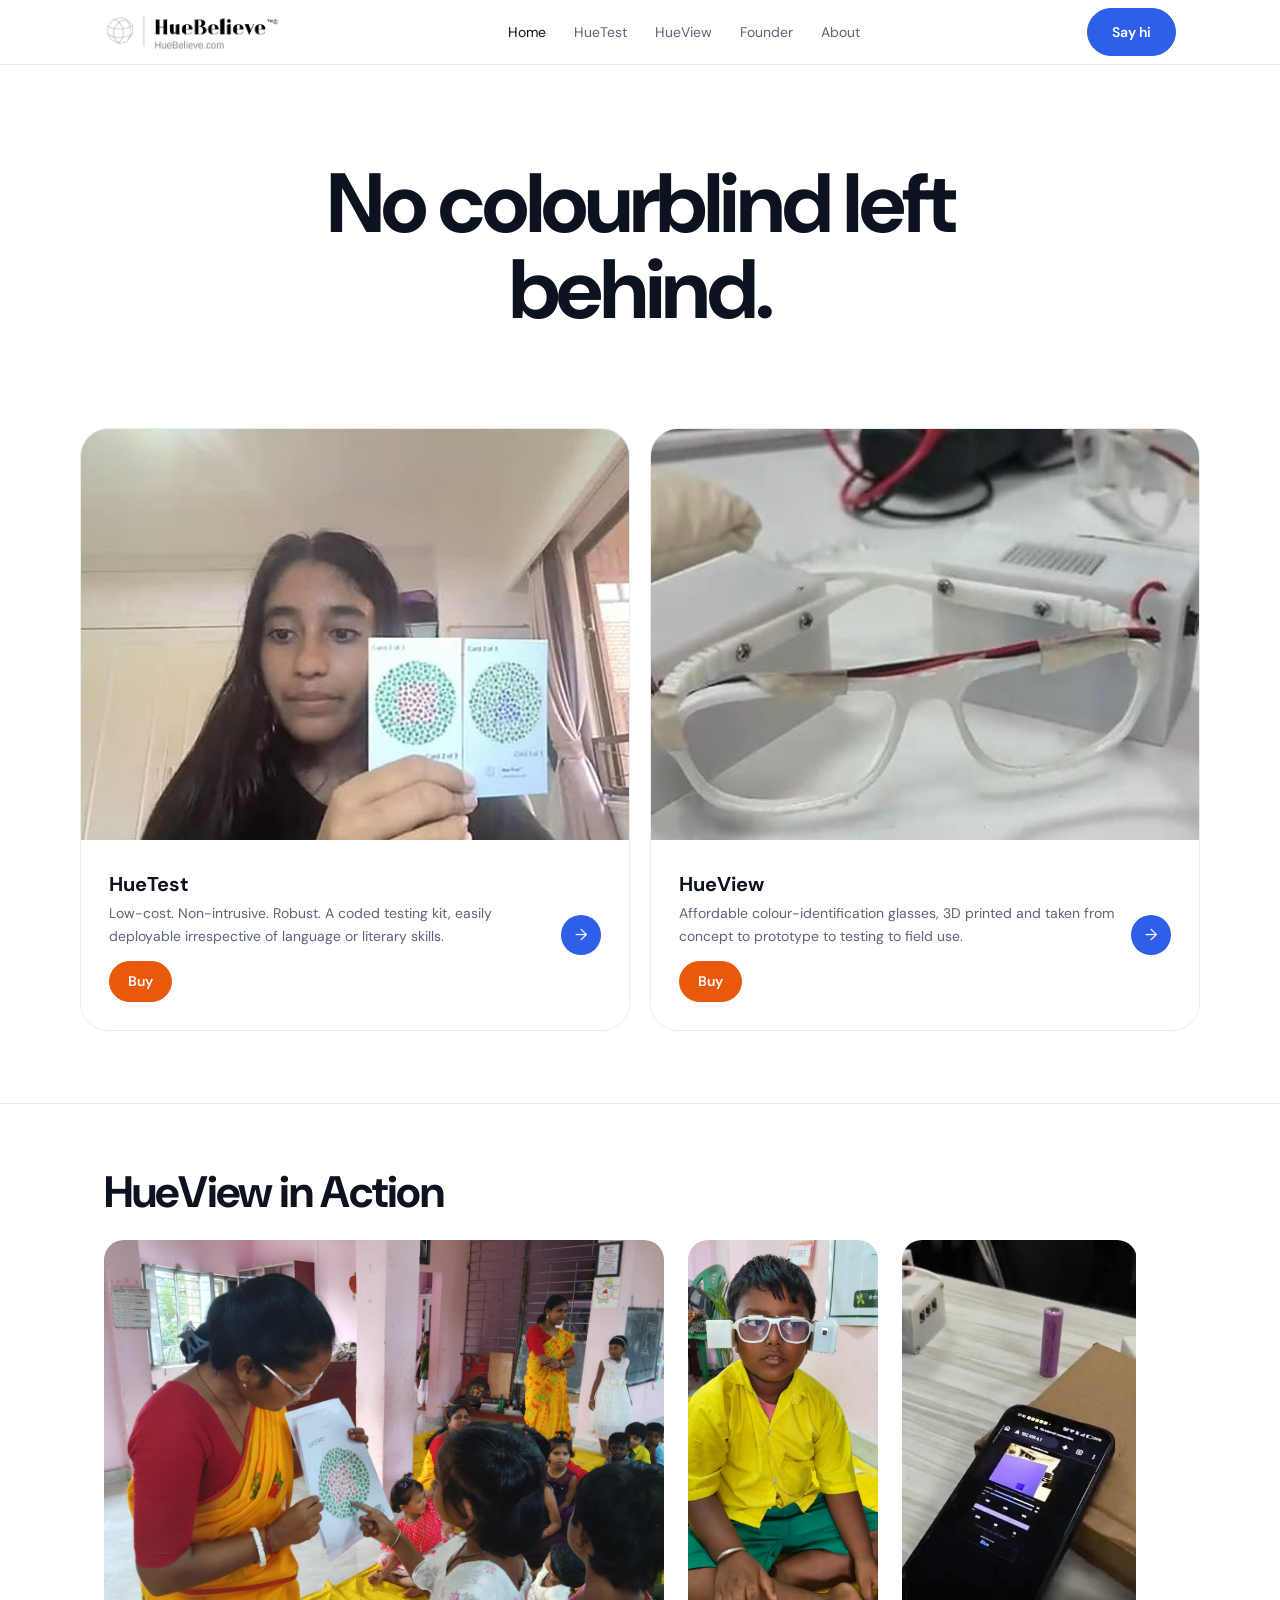
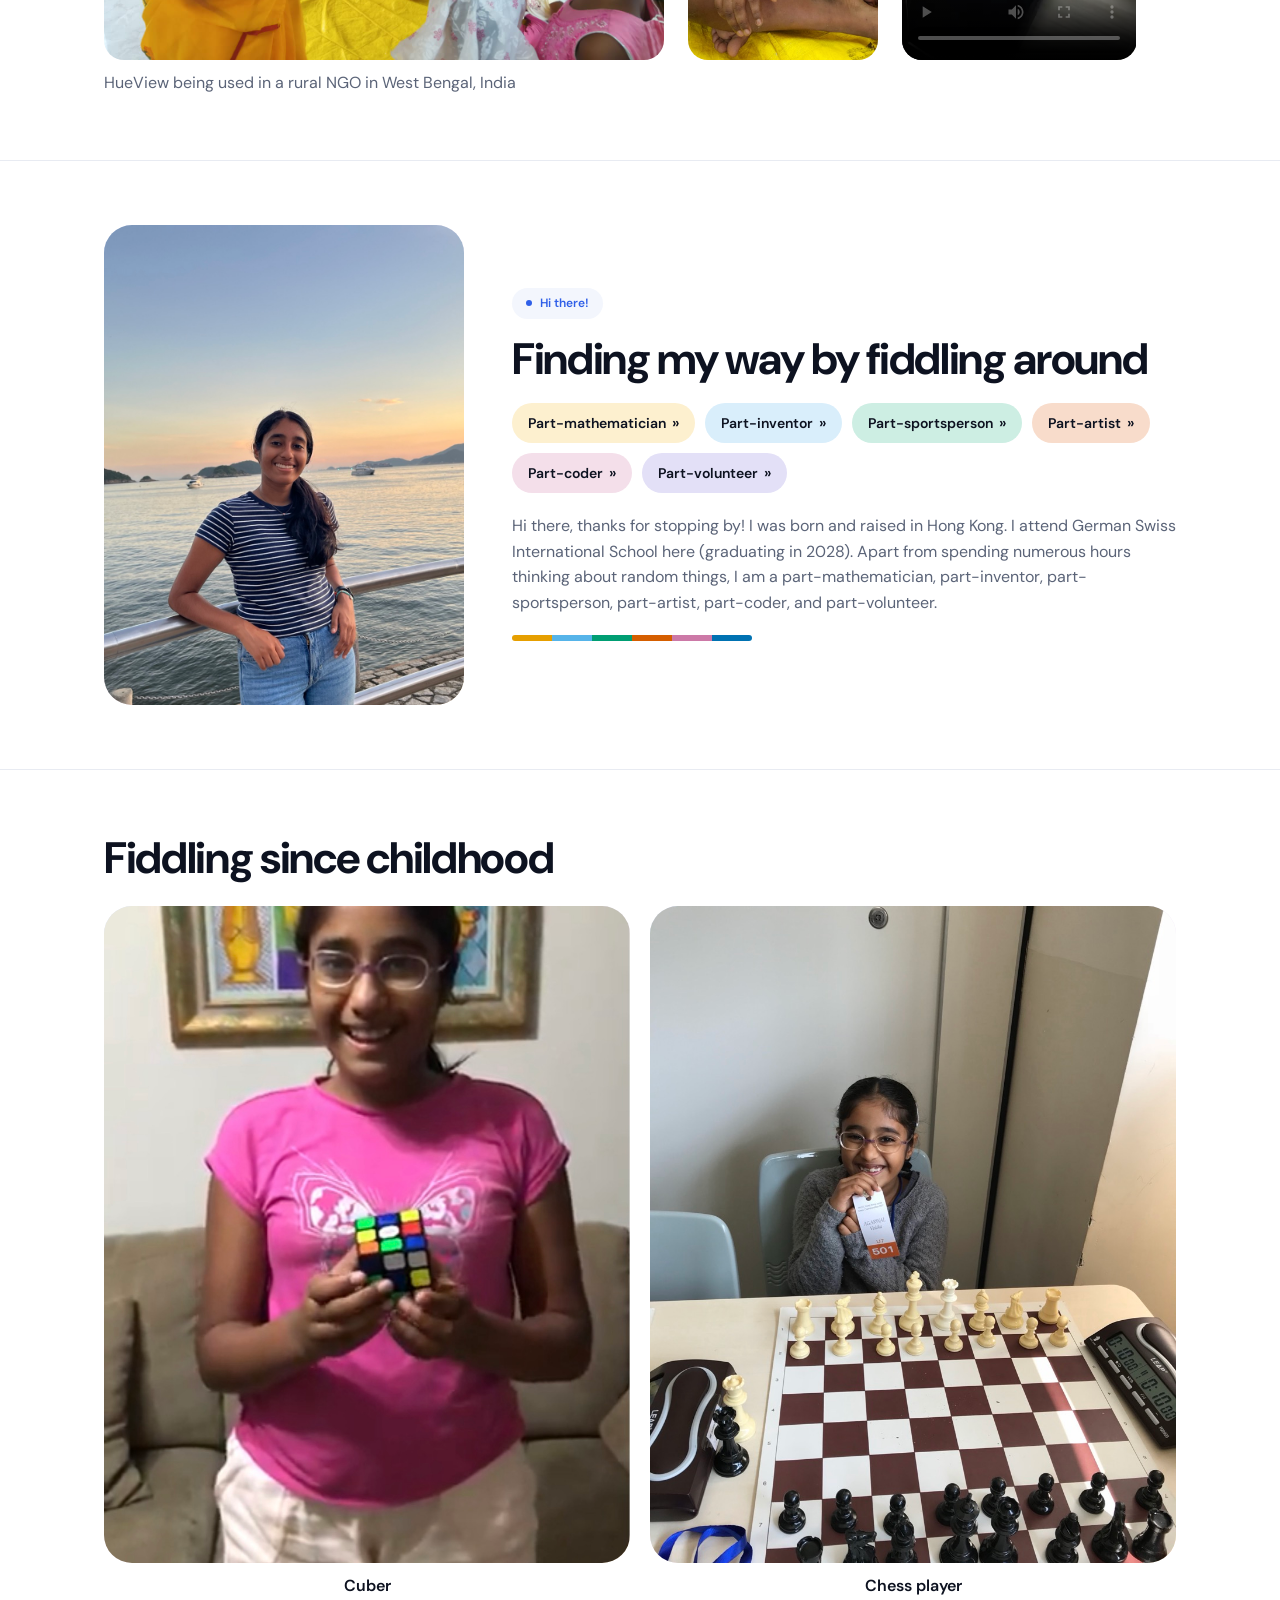
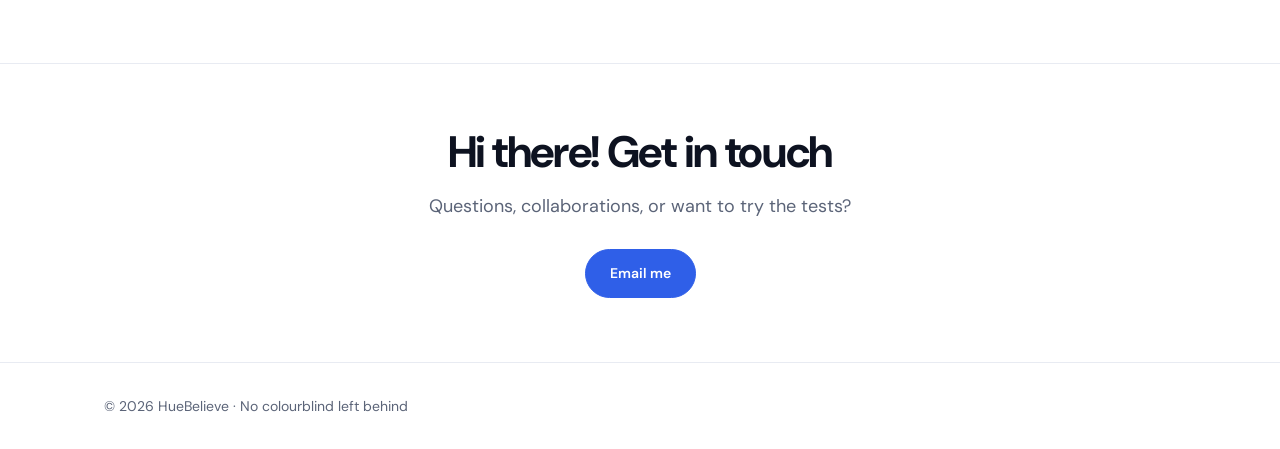
<file: index.html>
<!doctype html><html lang="en"><head><meta charset="utf-8"><meta name="viewport" content="width=device-width,initial-scale=1">
<title>HueBelieve</title><link rel="preconnect" href="https://fonts.googleapis.com"><link href="https://fonts.googleapis.com/css2?family=DM+Sans:wght@400;500;700&display=swap" rel="stylesheet"><link rel="stylesheet" href="styles.css"></head><body>
<nav><div class="wrap"><a class="logo" href="./"><img src="images/logo.png" alt="HueBelieve" height="40"></a>
<div class="links"><a href="./" class="on">Home</a><a href="huetest" class="">HueTest</a><a href="hueview" class="">HueView</a><a href="founder" class="">Founder</a><a href="./#about" class="">About</a></div><a class="btn primary" href="#" data-contact>Say hi</a></div></nav>

<header class="wrap hero"><h1>No colourblind left behind.</h1>
</header>
<div class="wrap tiles">
<div class="tile"><a class="tile-link" href="huetest" aria-label="HueTest"></a><div class="tile-photo"><img src="images/huetest-tile.jpg" alt="HueTest colour plate cards being shown on a video call"></div><div class="cap"><div><h3>HueTest</h3><p>Low-cost. Non-intrusive. Robust. A coded testing kit, easily deployable irrespective of language or literary skills.</p><a class="btn buy" href="buy">Buy</a></div><span class="arrow">→</span></div></div>
<div class="tile"><a class="tile-link" href="hueview" aria-label="HueView"></a><div class="tile-photo"><img src="images/hueview-tile.jpg" alt="HueView prototype glasses on a workbench"></div><div class="cap"><div><h3>HueView</h3><p>Affordable colour-identification glasses, 3D printed and taken from concept to prototype to testing to field use.</p><a class="btn buy" href="buy">Buy</a></div><span class="arrow">→</span></div></div></div>
<section><div class="wrap"><h2>HueView in Action</h2>
<div class="action-row">
<figure><img src="images/hueview-in-action.jpg" alt="HueView being used in a rural NGO in West Bengal, India"><figcaption class="muted">HueView being used in a rural NGO in West Bengal, India</figcaption></figure>
<figure><img src="images/hueview-in-action-2.jpg" alt="A student wearing HueView glasses"></figure>
<figure><video controls playsinline preload="metadata" poster="images/hueview-video-poster.jpg"><source src="videos/hueview-in-action.mp4" type="video/mp4"></video></figure>
</div></div></section>
<section id="about"><div class="wrap about"><div class="photo " data-label="Me"><img src="images/me.jpg" alt="Shivani by the sea at sunset" onerror="this.remove()"></div>
<div><span class="badge"><i></i>Hi there!</span><h2 style="margin-top:16px">Finding my way by fiddling around</h2>
<div class="chips"><a class="chip" href="founder#mathematician">Part-mathematician <span class="arr">&raquo;</span></a><a class="chip" href="founder#inventor">Part-inventor <span class="arr">&raquo;</span></a><a class="chip" href="founder#sportsperson">Part-sportsperson <span class="arr">&raquo;</span></a><a class="chip" href="founder#artist">Part-artist <span class="arr">&raquo;</span></a><a class="chip" href="founder#coder">Part-coder <span class="arr">&raquo;</span></a><a class="chip" href="founder#volunteer">Part-volunteer <span class="arr">&raquo;</span></a></div>
<p class="muted">Hi there, thanks for stopping by! I was born and raised in Hong Kong. I attend German Swiss International School here (graduating in 2028). Apart from spending numerous hours thinking about random things, I am a part-mathematician, part-inventor, part-sportsperson, part-artist, part-coder, and part-volunteer.</p><div class="spectrum"><i style="background:#E69F00"></i><i style="background:#56B4E9"></i><i style="background:#009E73"></i><i style="background:#D55E00"></i><i style="background:#CC79A7"></i><i style="background:#0072B2"></i></div></div></div></section>
<section id="fiddling"><div class="wrap"><h2>Fiddling since childhood</h2>
<div class="kids"><figure><div class="photo" data-label="Cuber"><img src="images/cuber.jpg" alt="Cuber" onerror="this.remove()"></div><figcaption>Cuber</figcaption></figure>
<figure><div class="photo" data-label="Chess player"><img src="images/chess.jpg" alt="Chess player" onerror="this.remove()"></div><figcaption>Chess player</figcaption></figure></div></div></section>

<section id="contact"><div class="wrap" style="text-align:center"><h2>Hi there! Get in touch</h2><p class="lead">Questions, collaborations, or want to try the tests?</p><p><a class="btn primary" href="#" data-contact>Email me</a></p></div></section>
<footer><div class="wrap">© 2026 HueBelieve · No colourblind left behind</div></footer><script src="contact.js"></script></body></html>
</file>
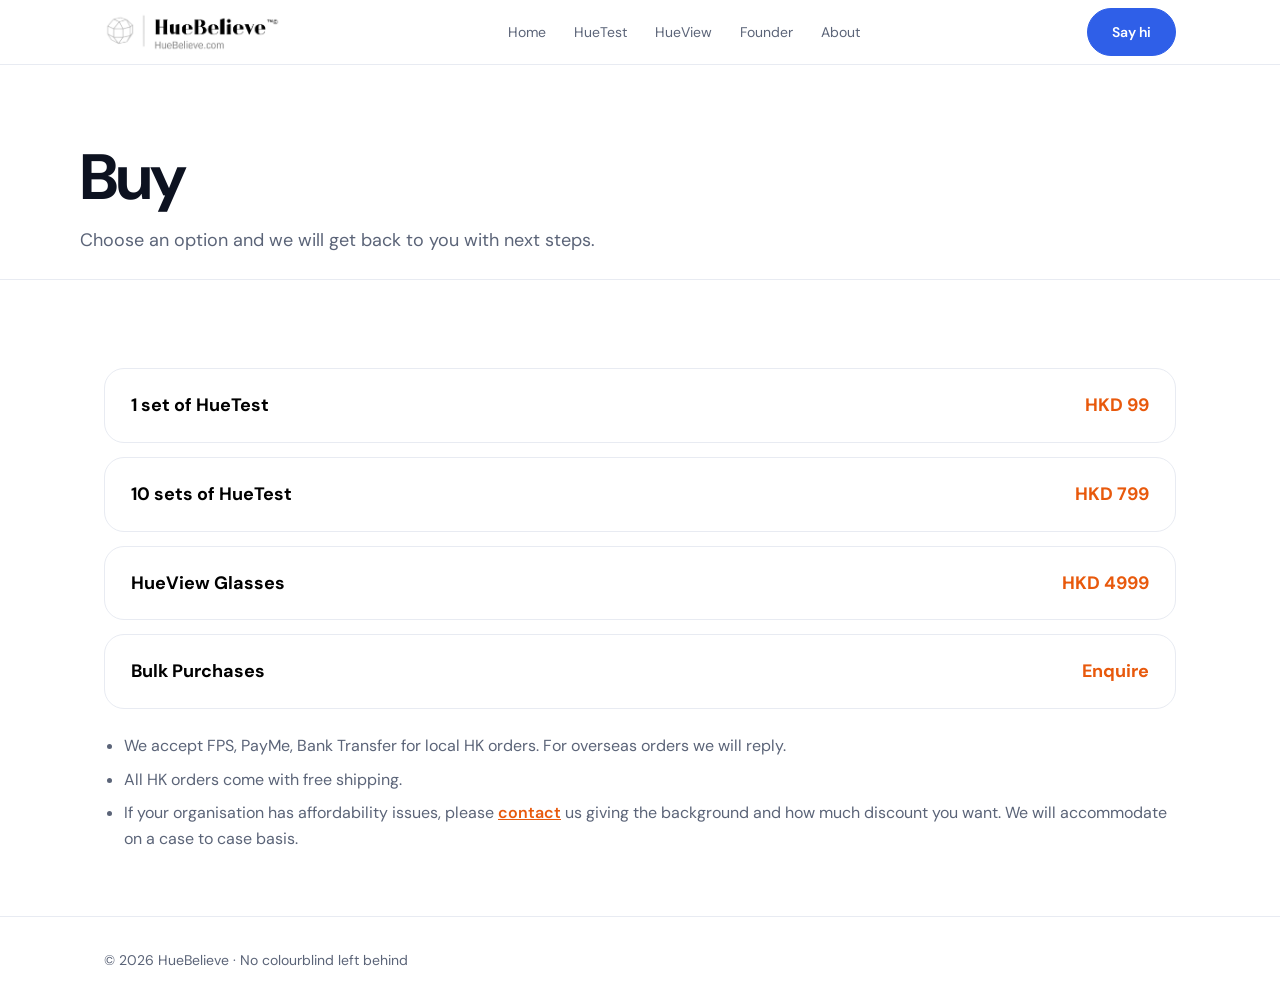
<file: buy.html>
<!doctype html><html lang="en"><head><meta charset="utf-8"><meta name="viewport" content="width=device-width,initial-scale=1">
<title>Buy</title><link rel="preconnect" href="https://fonts.googleapis.com"><link href="https://fonts.googleapis.com/css2?family=DM+Sans:wght@400;500;700&display=swap" rel="stylesheet"><link rel="stylesheet" href="styles.css"></head><body>
<nav><div class="wrap"><a class="logo" href="./"><img src="images/logo.png" alt="HueBelieve" height="40"></a>
<div class="links"><a href="./" class="">Home</a><a href="huetest" class="">HueTest</a><a href="hueview" class="">HueView</a><a href="founder" class="">Founder</a><a href="./#about" class="">About</a></div><a class="btn primary" href="#" data-contact>Say hi</a></div></nav>

<header class="wrap pagehead"><h1>Buy</h1><p>Choose an option and we will get back to you with next steps.</p></header>
<section><div class="wrap"><div class="options">
<button class="opt" data-contact data-interest="1 set of HueTest"><b>1 set of HueTest</b><span>HKD 99</span></button>
<button class="opt" data-contact data-interest="10 sets of HueTest"><b>10 sets of HueTest</b><span>HKD 799</span></button>
<button class="opt" data-contact data-interest="HueView Glasses"><b>HueView Glasses</b><span>HKD 4999</span></button>
<button class="opt" data-contact data-interest="Bulk Purchases"><b>Bulk Purchases</b><span>Enquire</span></button>
</div>
<ul class="notes"><li>We accept FPS, PayMe, Bank Transfer for local HK orders. For overseas orders we will reply.</li>
<li>All HK orders come with free shipping.</li>
<li>If your organisation has affordability issues, please <a href="#" data-contact>contact</a> us giving the background and how much discount you want. We will accommodate on a case to case basis.</li></ul></div></section>
<footer><div class="wrap">© 2026 HueBelieve · No colourblind left behind</div></footer><script src="contact.js"></script></body></html>
</file>
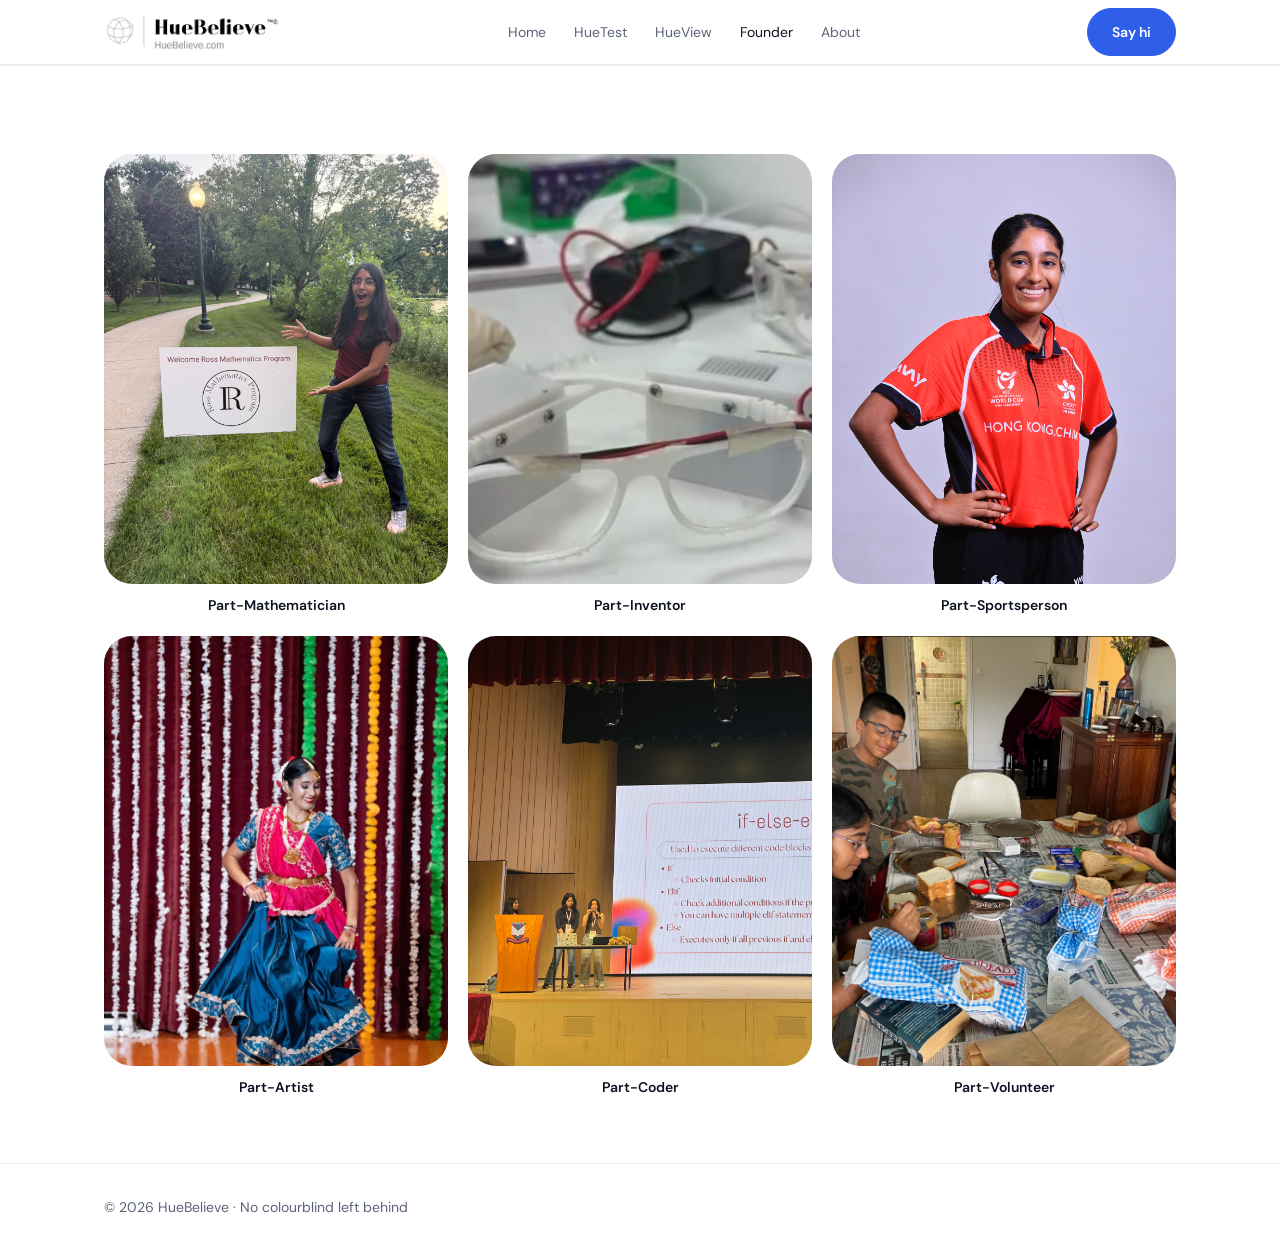
<file: founder.html>
<!doctype html><html lang="en"><head><meta charset="utf-8"><meta name="viewport" content="width=device-width,initial-scale=1">
<title>Founder</title><link rel="preconnect" href="https://fonts.googleapis.com"><link href="https://fonts.googleapis.com/css2?family=DM+Sans:wght@400;500;700&display=swap" rel="stylesheet"><link rel="stylesheet" href="styles.css"></head><body>
<nav><div class="wrap"><a class="logo" href="./"><img src="images/logo.png" alt="HueBelieve" height="40"></a>
<div class="links"><a href="./" class="">Home</a><a href="huetest" class="">HueTest</a><a href="hueview" class="">HueView</a><a href="founder" class="on">Founder</a><a href="./#about" class="">About</a></div><a class="btn primary" href="#" data-contact>Say hi</a></div></nav>

<section id="parts"><div class="wrap"><div class="kids parts"><figure id="mathematician"><div class="photo" data-label="Part-mathematician"><img src="images/mathematician.jpg" alt="Ross Mathematics Program" onerror="this.remove()"></div><figcaption>Part-Mathematician</figcaption></figure>
<figure id="inventor"><div class="photo" data-label="Part-inventor"><img src="images/inventor.jpg" alt="HueView glasses prototype" onerror="this.remove()"></div><figcaption>Part-Inventor</figcaption></figure>
<figure id="sportsperson"><div class="photo" data-label="Part-sportsperson"><img src="images/sportsperson.jpg" alt="Hong Kong, China at the ICC U19 Women’s T20 World Cup Asia Qualifier" onerror="this.remove()"></div><figcaption>Part-Sportsperson</figcaption></figure>
<figure id="artist"><div class="photo" data-label="Part-artist"><img src="images/artist.jpg" alt="Performing Indian classical dance" onerror="this.remove()"></div><figcaption>Part-Artist</figcaption></figure>
<figure id="coder"><div class="photo" data-label="Part-coder"><img src="images/coder.jpg" style="object-position:10% center" alt="Codehers 2025" onerror="this.remove()"></div><figcaption>Part-Coder</figcaption></figure>
<figure id="volunteer"><div class="photo" data-label="Part-volunteer"><img src="images/sandwiches.png" alt="Volunteer work" onerror="this.remove()"></div><figcaption>Part-Volunteer</figcaption></figure>
</div></div></section>
<footer><div class="wrap">© 2026 HueBelieve · No colourblind left behind</div></footer><script src="contact.js"></script></body></html>
</file>
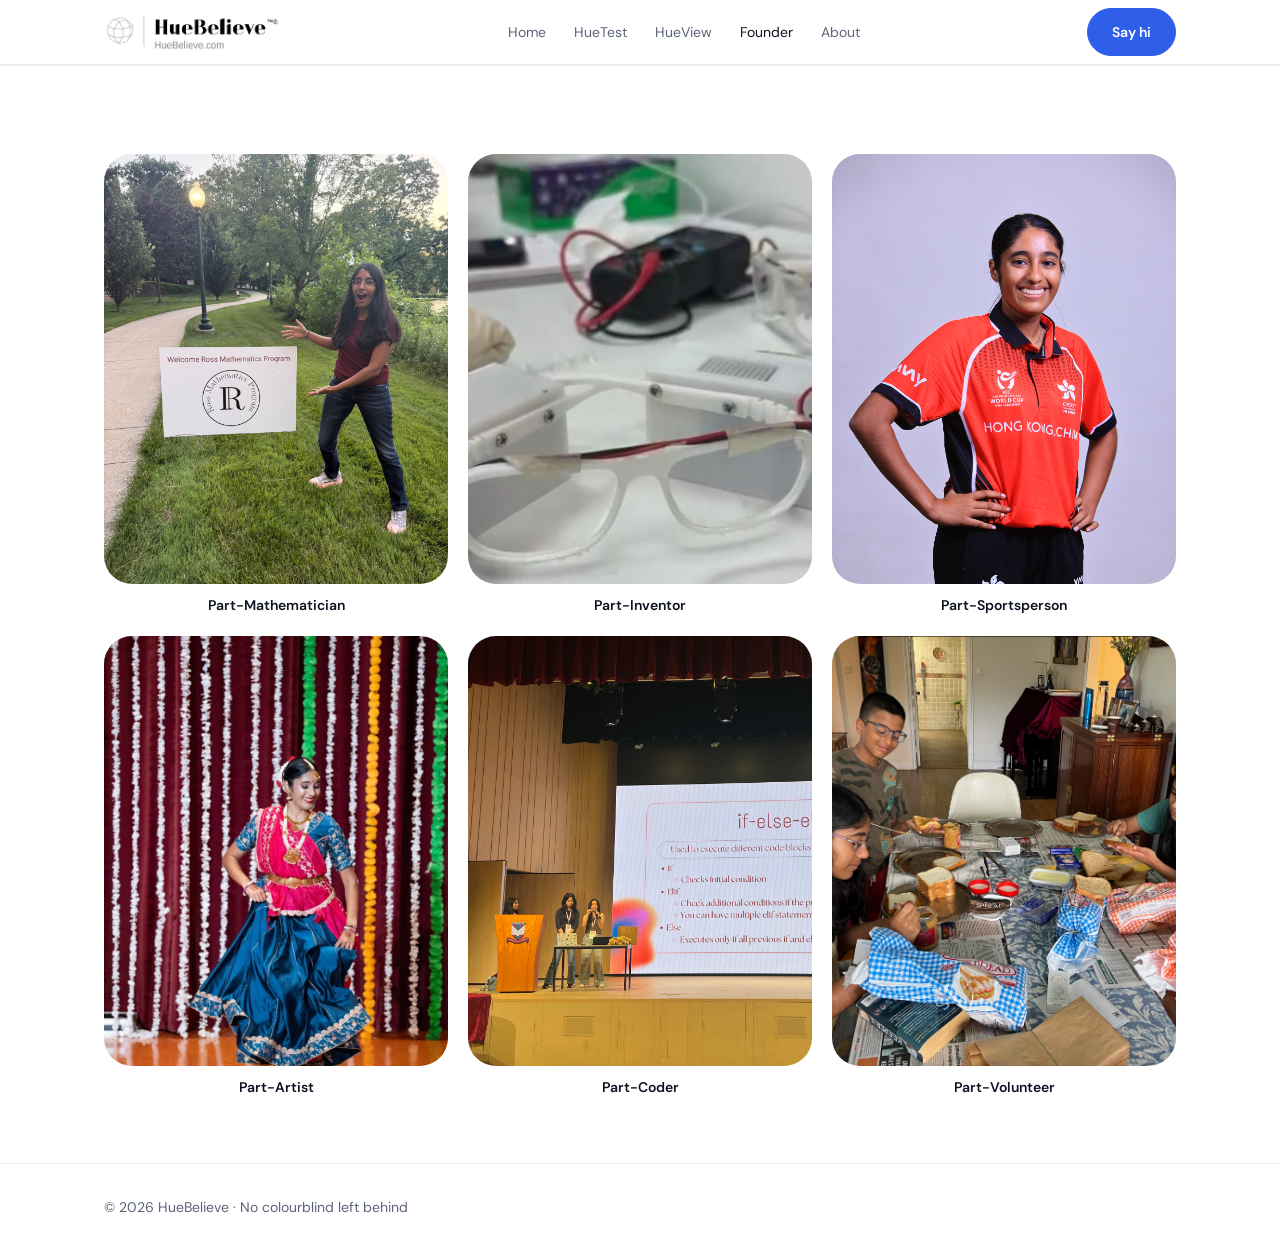
<file: founders.html>
<!doctype html><html lang="en"><head><meta charset="utf-8"><meta name="viewport" content="width=device-width,initial-scale=1">
<title>Founder</title><link rel="preconnect" href="https://fonts.googleapis.com"><link href="https://fonts.googleapis.com/css2?family=DM+Sans:wght@400;500;700&display=swap" rel="stylesheet"><link rel="stylesheet" href="styles.css"></head><body>
<nav><div class="wrap"><a class="logo" href="./"><img src="images/logo.png" alt="HueBelieve" height="40"></a>
<div class="links"><a href="./" class="">Home</a><a href="huetest" class="">HueTest</a><a href="hueview" class="">HueView</a><a href="founders" class="on">Founder</a><a href="./#about" class="">About</a></div><a class="btn primary" href="#" data-contact>Say hi</a></div></nav>

<section id="parts"><div class="wrap"><div class="kids parts"><figure id="mathematician"><div class="photo" data-label="Part-mathematician"><img src="images/mathematician.jpg" alt="Ross Mathematics Program" onerror="this.remove()"></div><figcaption>Part-Mathematician</figcaption></figure>
<figure id="inventor"><div class="photo" data-label="Part-inventor"><img src="images/inventor.jpg" alt="HueView glasses prototype" onerror="this.remove()"></div><figcaption>Part-Inventor</figcaption></figure>
<figure id="sportsperson"><div class="photo" data-label="Part-sportsperson"><img src="images/sportsperson.jpg" alt="Hong Kong, China at the ICC U19 Women’s T20 World Cup Asia Qualifier" onerror="this.remove()"></div><figcaption>Part-Sportsperson</figcaption></figure>
<figure id="artist"><div class="photo" data-label="Part-artist"><img src="images/artist.jpg" alt="Performing Indian classical dance" onerror="this.remove()"></div><figcaption>Part-Artist</figcaption></figure>
<figure id="coder"><div class="photo" data-label="Part-coder"><img src="images/coder.jpg" style="object-position:10% center" alt="Codehers 2025" onerror="this.remove()"></div><figcaption>Part-Coder</figcaption></figure>
<figure id="volunteer"><div class="photo" data-label="Part-volunteer"><img src="images/sandwiches.png" alt="Volunteer work" onerror="this.remove()"></div><figcaption>Part-Volunteer</figcaption></figure>
</div></div></section>
<footer><div class="wrap">© 2026 HueBelieve · No colourblind left behind</div></footer><script src="contact.js"></script></body></html>
</file>
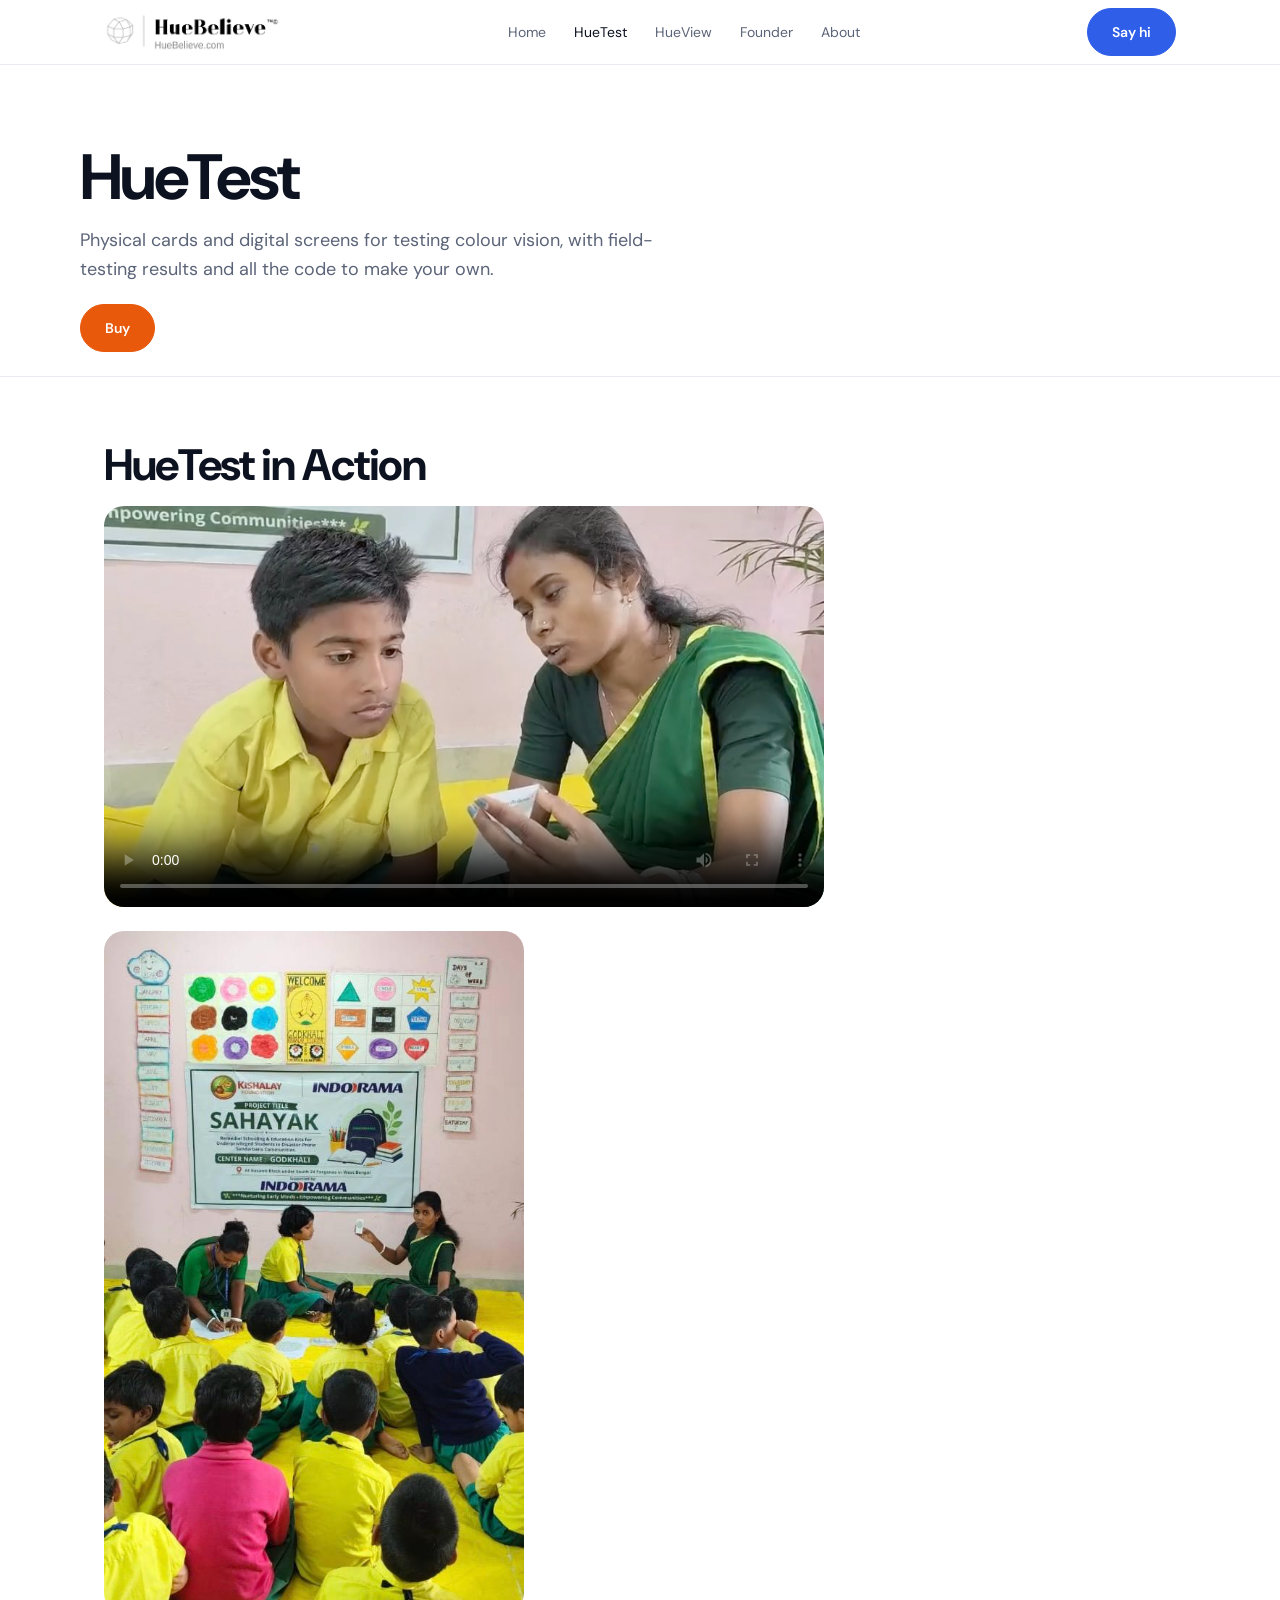
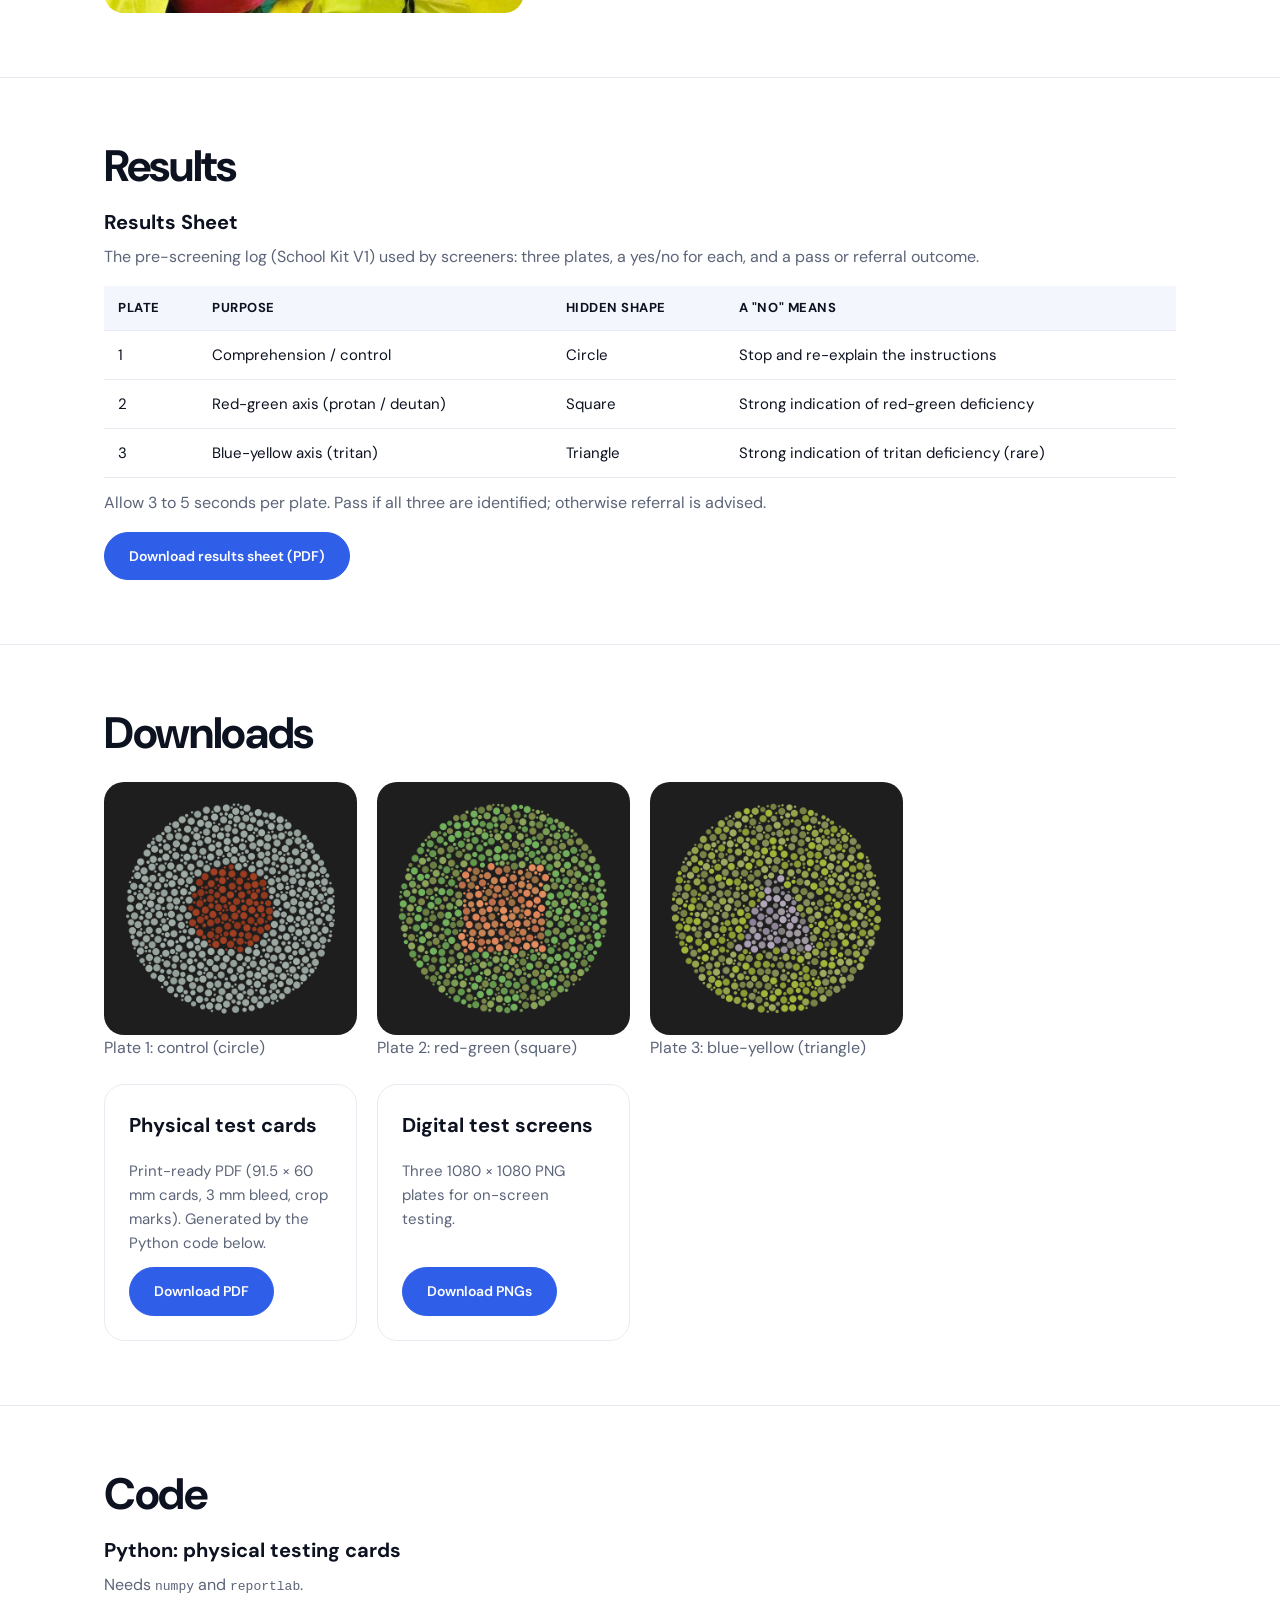
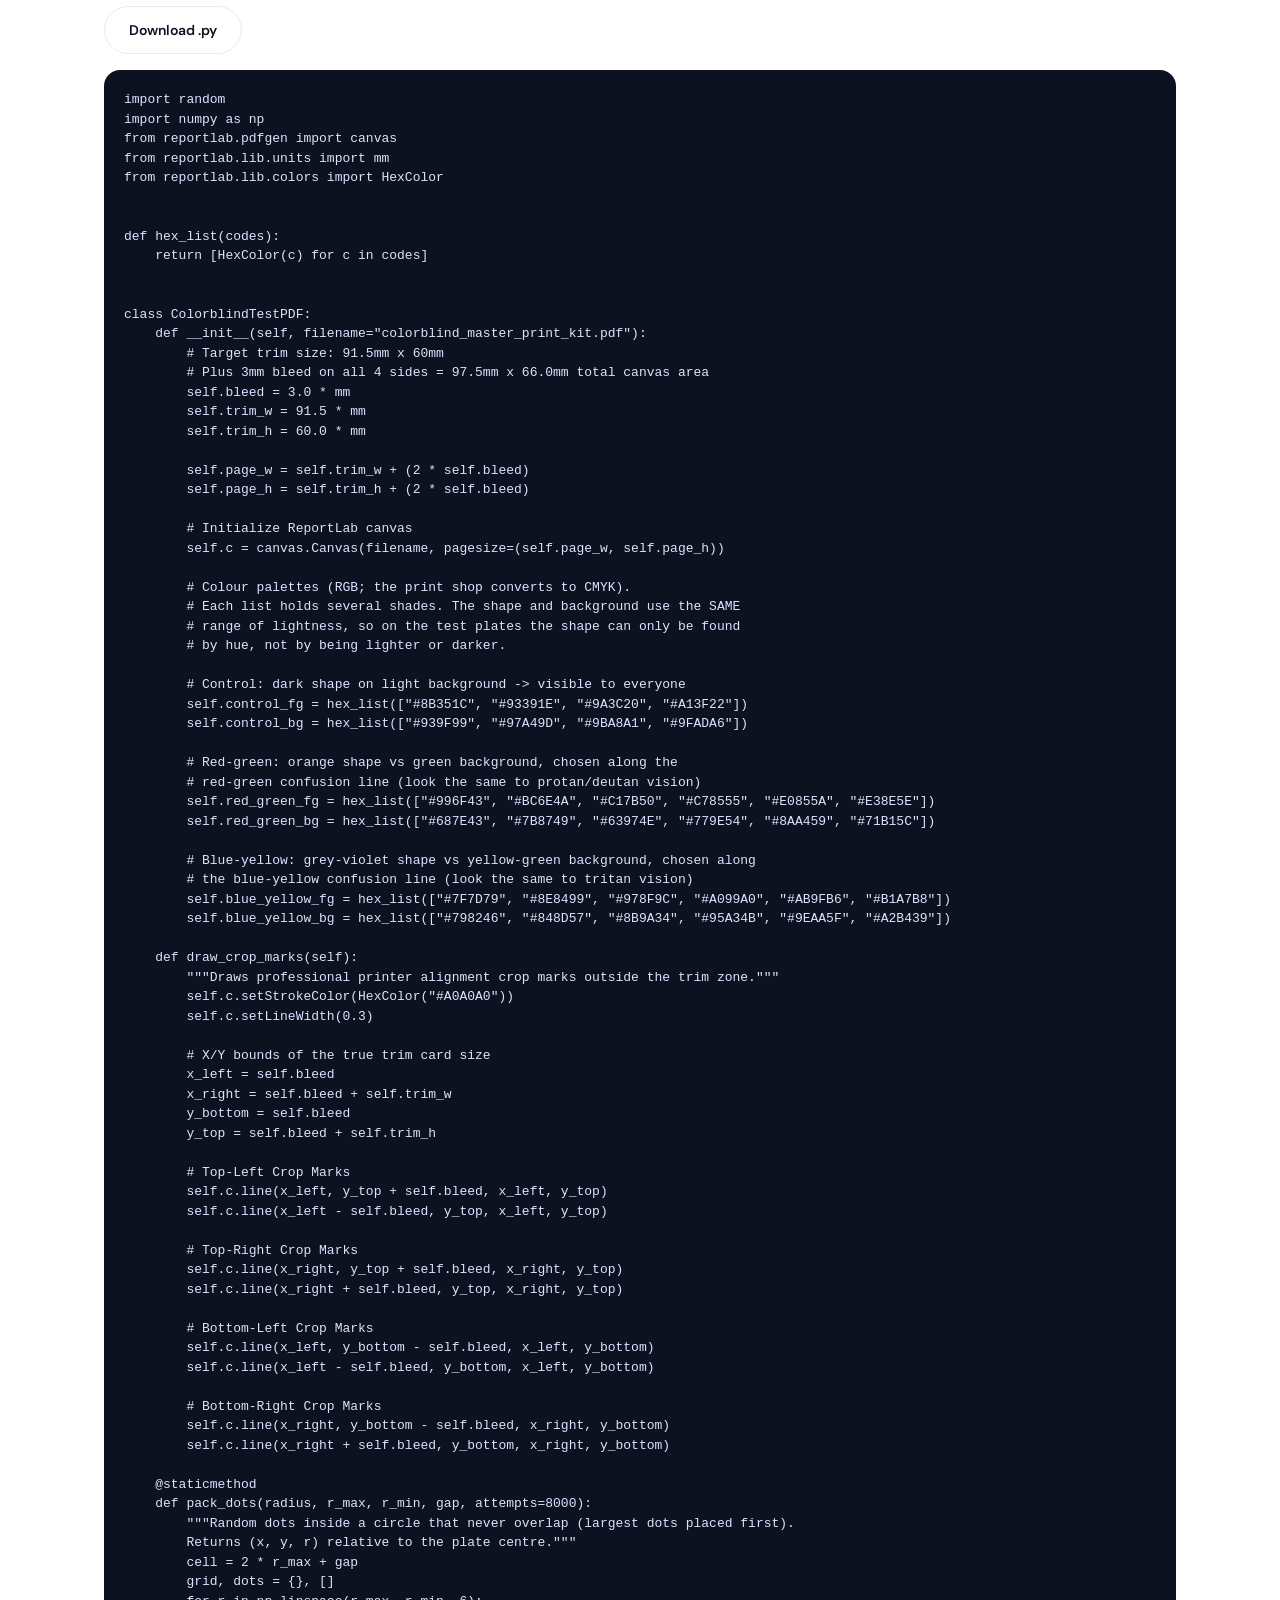
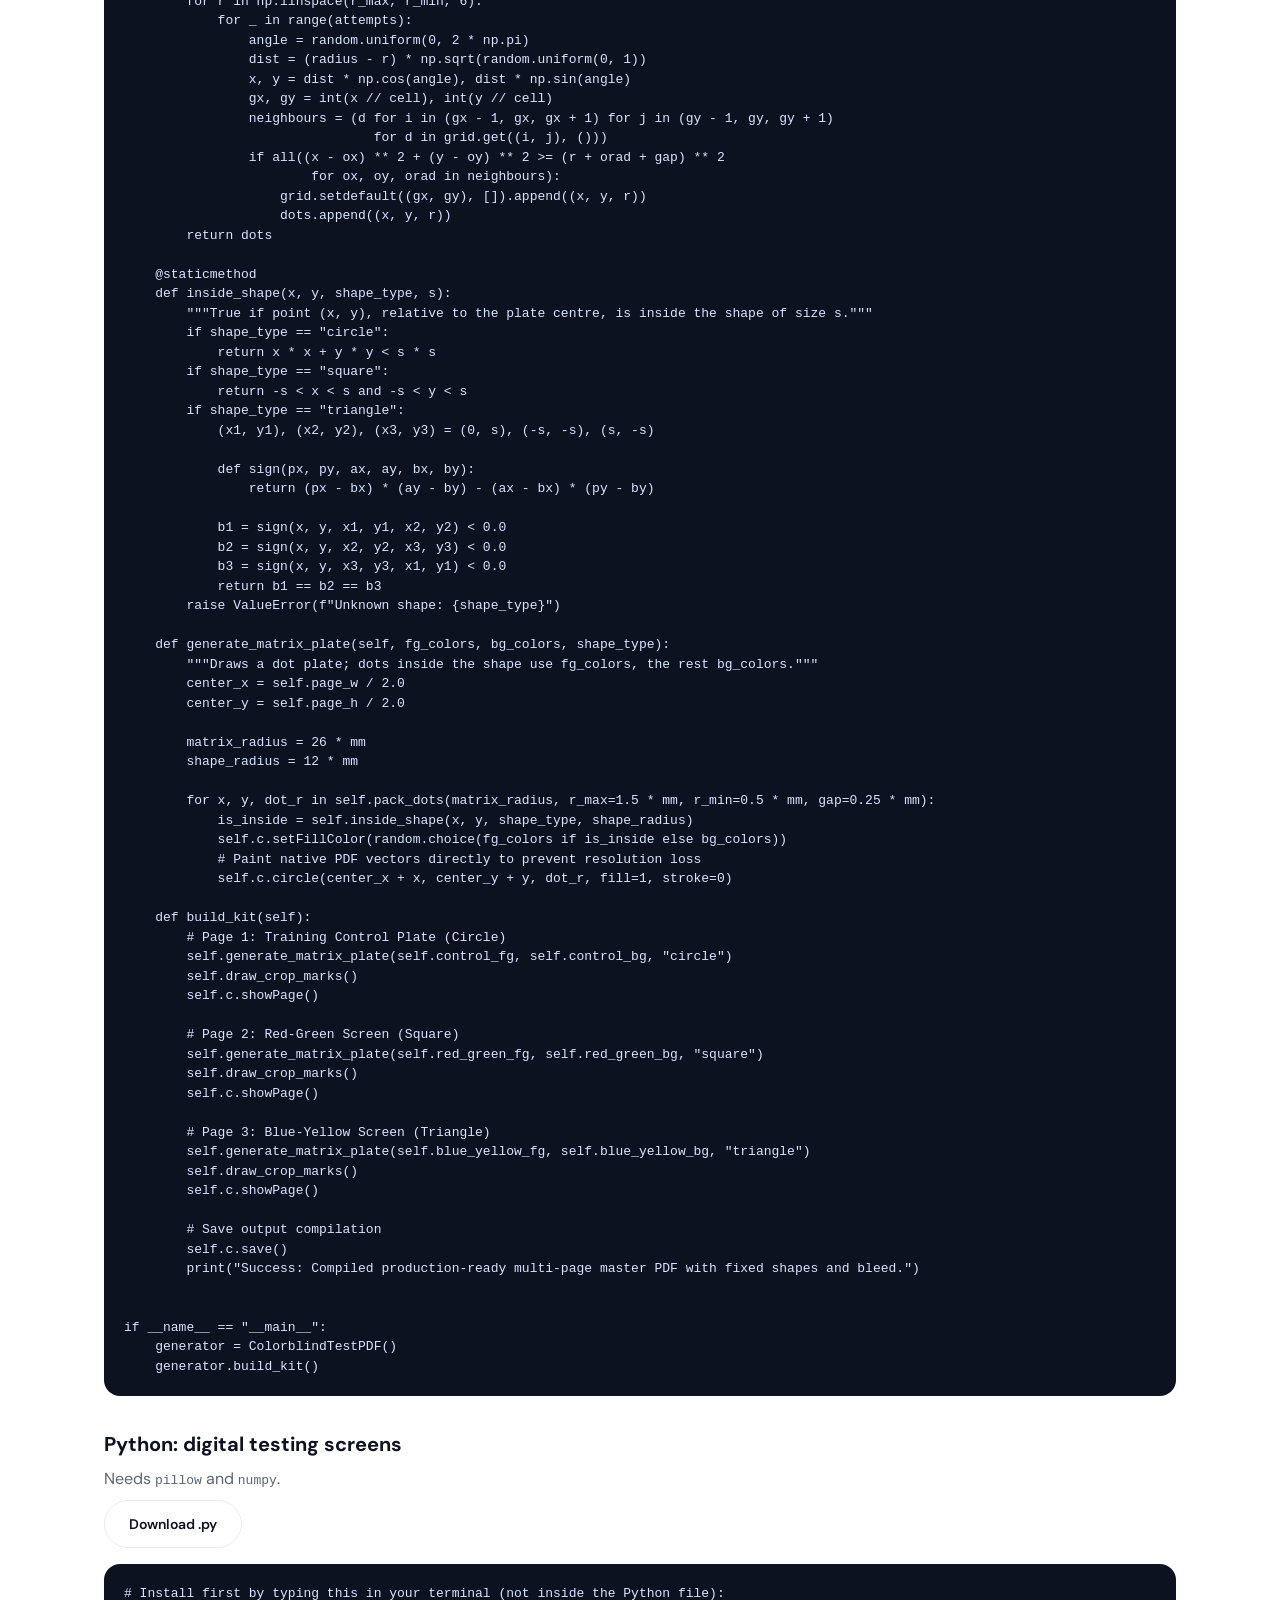
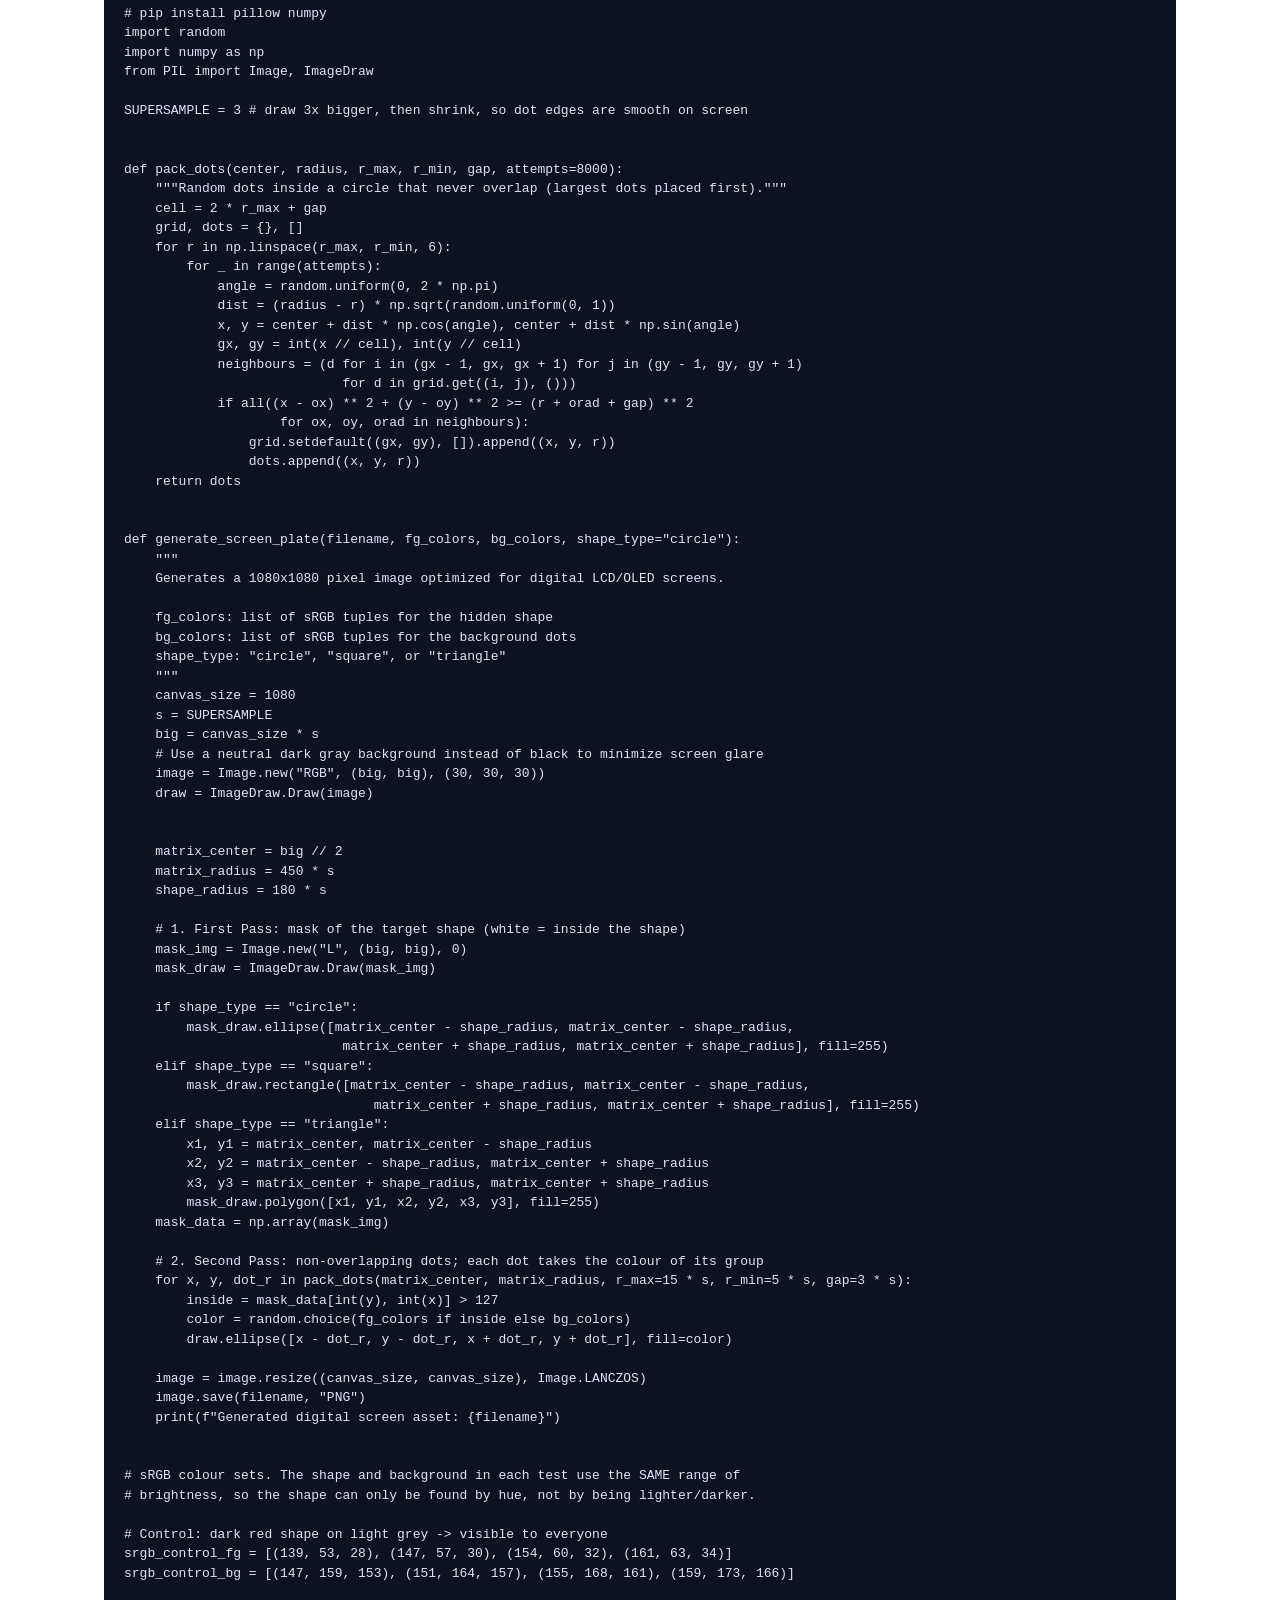
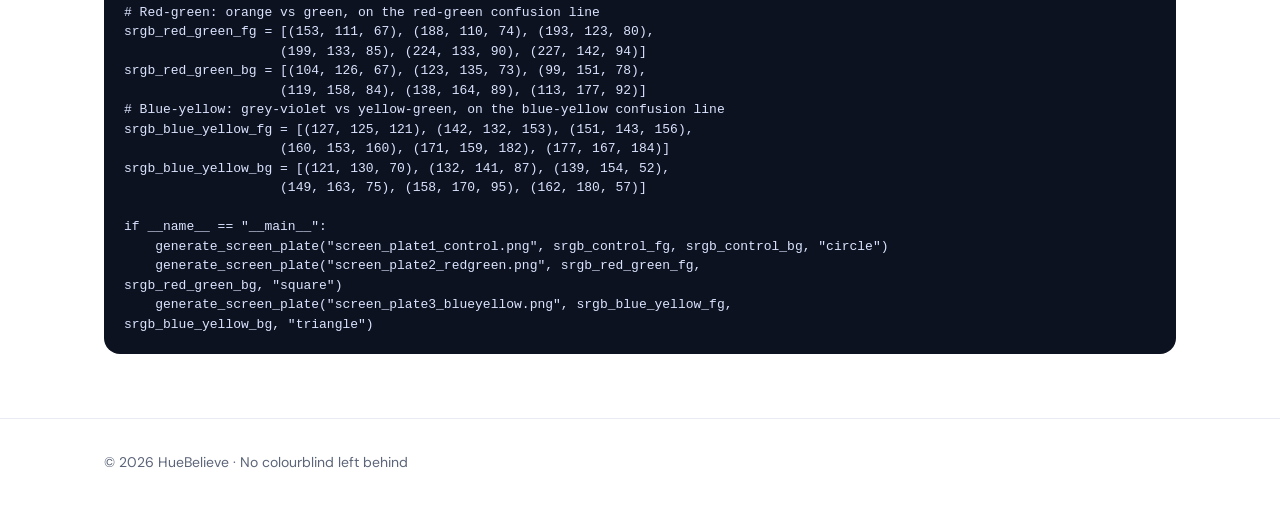
<file: huetest.html>
<!doctype html><html lang="en"><head><meta charset="utf-8"><meta name="viewport" content="width=device-width,initial-scale=1">
<title>HueTest</title><link rel="preconnect" href="https://fonts.googleapis.com"><link href="https://fonts.googleapis.com/css2?family=DM+Sans:wght@400;500;700&display=swap" rel="stylesheet"><link rel="stylesheet" href="styles.css"></head><body>
<nav><div class="wrap"><a class="logo" href="./"><img src="images/logo.png" alt="HueBelieve" height="40"></a>
<div class="links"><a href="./" class="">Home</a><a href="huetest" class="on">HueTest</a><a href="hueview" class="">HueView</a><a href="founder" class="">Founder</a><a href="./#about" class="">About</a></div><a class="btn primary" href="#" data-contact>Say hi</a></div></nav>

<header class="wrap pagehead"><h1>HueTest</h1><p>Physical cards and digital screens for testing colour vision, with field-testing results and all the code to make your own.</p><a class="btn buy" href="buy">Buy</a></header>
<section><div class="wrap"><h2>HueTest in Action</h2><video controls playsinline preload="metadata" poster="images/huetest-video-poster.jpg" style="width:100%;max-width:720px;height:auto;border-radius:20px;display:block"><source src="videos/huetest-in-action.mp4" type="video/mp4"></video>
<figure style="margin:24px 0 0;max-width:720px"><img src="images/huetest-in-action.jpg" alt="HueTest being used with a group of schoolchildren at the Godkhali centre, West Bengal" style="width:100%;max-width:420px;height:auto;border-radius:20px;display:block"></figure></div></section>
<section><div class="wrap"><h2>Results</h2><h3 style="margin-top:8px">Results Sheet</h3><p class="muted">The pre-screening log (School Kit V1) used by screeners: three plates, a yes/no for each, and a pass or referral outcome.</p>
<table><tr><th>Plate</th><th>Purpose</th><th>Hidden shape</th><th>A "No" means</th></tr>
<tr><td>1</td><td>Comprehension / control</td><td>Circle</td><td>Stop and re-explain the instructions</td></tr>
<tr><td>2</td><td>Red-green axis (protan / deutan)</td><td>Square</td><td>Strong indication of red-green deficiency</td></tr>
<tr><td>3</td><td>Blue-yellow axis (tritan)</td><td>Triangle</td><td>Strong indication of tritan deficiency (rare)</td></tr></table>
<p class="muted" style="margin-top:12px">Allow 3 to 5 seconds per plate. Pass if all three are identified; otherwise referral is advised.</p>
<p style="margin-top:16px"><a class="btn primary" href="downloads/results-sheet.pdf" download>Download results sheet (PDF)</a></p></div></section>
<section><div class="wrap"><h2>Downloads</h2><div class="grid gallery" style="margin-top:24px"><figure><div class="photo" style="position:relative;aspect-ratio:1;border-radius:20px;overflow:hidden"><img src="images/plate1.png" alt="Plate 1: control"></div><figcaption class="muted">Plate 1: control (circle)</figcaption></figure>
<figure><div class="photo" style="position:relative;aspect-ratio:1;border-radius:20px;overflow:hidden"><img src="images/plate2.png" alt="Plate 2: red-green"></div><figcaption class="muted">Plate 2: red-green (square)</figcaption></figure>
<figure><div class="photo" style="position:relative;aspect-ratio:1;border-radius:20px;overflow:hidden"><img src="images/plate3.png" alt="Plate 3: blue-yellow"></div><figcaption class="muted">Plate 3: blue-yellow (triangle)</figcaption></figure></div><div class="grid">
<div class="card"><h3>Physical test cards</h3><p>Print-ready PDF (91.5 × 60 mm cards, 3 mm bleed, crop marks). Generated by the Python code below.</p><a class="btn primary" href="downloads/physical-test.pdf" download>Download PDF</a></div>
<div class="card"><h3>Digital test screens</h3><p>Three 1080 × 1080 PNG plates for on-screen testing.</p><a class="btn primary" href="downloads/digital-test-screens.zip" download>Download PNGs</a></div></div></div></section>
<section><div class="wrap"><h2>Code</h2>
<h3>Python: physical testing cards</h3><p class="muted">Needs <code>numpy</code> and <code>reportlab</code>.</p><p style="margin-top:8px"><a class="btn" href="code/generate_print_cards.py" download>Download .py</a></p><pre><code>import random
import numpy as np
from reportlab.pdfgen import canvas
from reportlab.lib.units import mm
from reportlab.lib.colors import HexColor


def hex_list(codes):
    return [HexColor(c) for c in codes]


class ColorblindTestPDF:
    def __init__(self, filename=&quot;colorblind_master_print_kit.pdf&quot;):
        # Target trim size: 91.5mm x 60mm
        # Plus 3mm bleed on all 4 sides = 97.5mm x 66.0mm total canvas area
        self.bleed = 3.0 * mm
        self.trim_w = 91.5 * mm
        self.trim_h = 60.0 * mm

        self.page_w = self.trim_w + (2 * self.bleed)
        self.page_h = self.trim_h + (2 * self.bleed)

        # Initialize ReportLab canvas
        self.c = canvas.Canvas(filename, pagesize=(self.page_w, self.page_h))

        # Colour palettes (RGB; the print shop converts to CMYK).
        # Each list holds several shades. The shape and background use the SAME
        # range of lightness, so on the test plates the shape can only be found
        # by hue, not by being lighter or darker.

        # Control: dark shape on light background -&gt; visible to everyone
        self.control_fg = hex_list([&quot;#8B351C&quot;, &quot;#93391E&quot;, &quot;#9A3C20&quot;, &quot;#A13F22&quot;])
        self.control_bg = hex_list([&quot;#939F99&quot;, &quot;#97A49D&quot;, &quot;#9BA8A1&quot;, &quot;#9FADA6&quot;])

        # Red-green: orange shape vs green background, chosen along the
        # red-green confusion line (look the same to protan/deutan vision)
        self.red_green_fg = hex_list([&quot;#996F43&quot;, &quot;#BC6E4A&quot;, &quot;#C17B50&quot;, &quot;#C78555&quot;, &quot;#E0855A&quot;, &quot;#E38E5E&quot;])
        self.red_green_bg = hex_list([&quot;#687E43&quot;, &quot;#7B8749&quot;, &quot;#63974E&quot;, &quot;#779E54&quot;, &quot;#8AA459&quot;, &quot;#71B15C&quot;])

        # Blue-yellow: grey-violet shape vs yellow-green background, chosen along
        # the blue-yellow confusion line (look the same to tritan vision)
        self.blue_yellow_fg = hex_list([&quot;#7F7D79&quot;, &quot;#8E8499&quot;, &quot;#978F9C&quot;, &quot;#A099A0&quot;, &quot;#AB9FB6&quot;, &quot;#B1A7B8&quot;])
        self.blue_yellow_bg = hex_list([&quot;#798246&quot;, &quot;#848D57&quot;, &quot;#8B9A34&quot;, &quot;#95A34B&quot;, &quot;#9EAA5F&quot;, &quot;#A2B439&quot;])

    def draw_crop_marks(self):
        &quot;&quot;&quot;Draws professional printer alignment crop marks outside the trim zone.&quot;&quot;&quot;
        self.c.setStrokeColor(HexColor(&quot;#A0A0A0&quot;))
        self.c.setLineWidth(0.3)

        # X/Y bounds of the true trim card size
        x_left = self.bleed
        x_right = self.bleed + self.trim_w
        y_bottom = self.bleed
        y_top = self.bleed + self.trim_h

        # Top-Left Crop Marks
        self.c.line(x_left, y_top + self.bleed, x_left, y_top)
        self.c.line(x_left - self.bleed, y_top, x_left, y_top)

        # Top-Right Crop Marks
        self.c.line(x_right, y_top + self.bleed, x_right, y_top)
        self.c.line(x_right + self.bleed, y_top, x_right, y_top)

        # Bottom-Left Crop Marks
        self.c.line(x_left, y_bottom - self.bleed, x_left, y_bottom)
        self.c.line(x_left - self.bleed, y_bottom, x_left, y_bottom)

        # Bottom-Right Crop Marks
        self.c.line(x_right, y_bottom - self.bleed, x_right, y_bottom)
        self.c.line(x_right + self.bleed, y_bottom, x_right, y_bottom)

    @staticmethod
    def pack_dots(radius, r_max, r_min, gap, attempts=8000):
        &quot;&quot;&quot;Random dots inside a circle that never overlap (largest dots placed first).
        Returns (x, y, r) relative to the plate centre.&quot;&quot;&quot;
        cell = 2 * r_max + gap
        grid, dots = {}, []
        for r in np.linspace(r_max, r_min, 6):
            for _ in range(attempts):
                angle = random.uniform(0, 2 * np.pi)
                dist = (radius - r) * np.sqrt(random.uniform(0, 1))
                x, y = dist * np.cos(angle), dist * np.sin(angle)
                gx, gy = int(x // cell), int(y // cell)
                neighbours = (d for i in (gx - 1, gx, gx + 1) for j in (gy - 1, gy, gy + 1)
                                for d in grid.get((i, j), ()))
                if all((x - ox) ** 2 + (y - oy) ** 2 &gt;= (r + orad + gap) ** 2
                        for ox, oy, orad in neighbours):
                    grid.setdefault((gx, gy), []).append((x, y, r))
                    dots.append((x, y, r))
        return dots

    @staticmethod
    def inside_shape(x, y, shape_type, s):
        &quot;&quot;&quot;True if point (x, y), relative to the plate centre, is inside the shape of size s.&quot;&quot;&quot;
        if shape_type == &quot;circle&quot;:
            return x * x + y * y &lt; s * s
        if shape_type == &quot;square&quot;:
            return -s &lt; x &lt; s and -s &lt; y &lt; s
        if shape_type == &quot;triangle&quot;:
            (x1, y1), (x2, y2), (x3, y3) = (0, s), (-s, -s), (s, -s)

            def sign(px, py, ax, ay, bx, by):
                return (px - bx) * (ay - by) - (ax - bx) * (py - by)

            b1 = sign(x, y, x1, y1, x2, y2) &lt; 0.0
            b2 = sign(x, y, x2, y2, x3, y3) &lt; 0.0
            b3 = sign(x, y, x3, y3, x1, y1) &lt; 0.0
            return b1 == b2 == b3
        raise ValueError(f&quot;Unknown shape: {shape_type}&quot;)

    def generate_matrix_plate(self, fg_colors, bg_colors, shape_type):
        &quot;&quot;&quot;Draws a dot plate; dots inside the shape use fg_colors, the rest bg_colors.&quot;&quot;&quot;
        center_x = self.page_w / 2.0
        center_y = self.page_h / 2.0

        matrix_radius = 26 * mm
        shape_radius = 12 * mm

        for x, y, dot_r in self.pack_dots(matrix_radius, r_max=1.5 * mm, r_min=0.5 * mm, gap=0.25 * mm):
            is_inside = self.inside_shape(x, y, shape_type, shape_radius)
            self.c.setFillColor(random.choice(fg_colors if is_inside else bg_colors))
            # Paint native PDF vectors directly to prevent resolution loss
            self.c.circle(center_x + x, center_y + y, dot_r, fill=1, stroke=0)

    def build_kit(self):
        # Page 1: Training Control Plate (Circle)
        self.generate_matrix_plate(self.control_fg, self.control_bg, &quot;circle&quot;)
        self.draw_crop_marks()
        self.c.showPage()

        # Page 2: Red-Green Screen (Square)
        self.generate_matrix_plate(self.red_green_fg, self.red_green_bg, &quot;square&quot;)
        self.draw_crop_marks()
        self.c.showPage()

        # Page 3: Blue-Yellow Screen (Triangle)
        self.generate_matrix_plate(self.blue_yellow_fg, self.blue_yellow_bg, &quot;triangle&quot;)
        self.draw_crop_marks()
        self.c.showPage()

        # Save output compilation
        self.c.save()
        print(&quot;Success: Compiled production-ready multi-page master PDF with fixed shapes and bleed.&quot;)


if __name__ == &quot;__main__&quot;:
    generator = ColorblindTestPDF()
    generator.build_kit()
</code></pre>
<h3 style="margin-top:32px">Python: digital testing screens</h3><p class="muted">Needs <code>pillow</code> and <code>numpy</code>.</p><p style="margin-top:8px"><a class="btn" href="code/generate_screens.py" download>Download .py</a></p><pre><code># Install first by typing this in your terminal (not inside the Python file):
# pip install pillow numpy
import random
import numpy as np
from PIL import Image, ImageDraw

SUPERSAMPLE = 3 # draw 3x bigger, then shrink, so dot edges are smooth on screen


def pack_dots(center, radius, r_max, r_min, gap, attempts=8000):
    &quot;&quot;&quot;Random dots inside a circle that never overlap (largest dots placed first).&quot;&quot;&quot;
    cell = 2 * r_max + gap
    grid, dots = {}, []
    for r in np.linspace(r_max, r_min, 6):
        for _ in range(attempts):
            angle = random.uniform(0, 2 * np.pi)
            dist = (radius - r) * np.sqrt(random.uniform(0, 1))
            x, y = center + dist * np.cos(angle), center + dist * np.sin(angle)
            gx, gy = int(x // cell), int(y // cell)
            neighbours = (d for i in (gx - 1, gx, gx + 1) for j in (gy - 1, gy, gy + 1)
                            for d in grid.get((i, j), ()))
            if all((x - ox) ** 2 + (y - oy) ** 2 &gt;= (r + orad + gap) ** 2
                    for ox, oy, orad in neighbours):
                grid.setdefault((gx, gy), []).append((x, y, r))
                dots.append((x, y, r))
    return dots


def generate_screen_plate(filename, fg_colors, bg_colors, shape_type=&quot;circle&quot;):
    &quot;&quot;&quot;
    Generates a 1080x1080 pixel image optimized for digital LCD/OLED screens.

    fg_colors: list of sRGB tuples for the hidden shape
    bg_colors: list of sRGB tuples for the background dots
    shape_type: &quot;circle&quot;, &quot;square&quot;, or &quot;triangle&quot;
    &quot;&quot;&quot;
    canvas_size = 1080
    s = SUPERSAMPLE
    big = canvas_size * s
    # Use a neutral dark gray background instead of black to minimize screen glare
    image = Image.new(&quot;RGB&quot;, (big, big), (30, 30, 30))
    draw = ImageDraw.Draw(image)


    matrix_center = big // 2
    matrix_radius = 450 * s
    shape_radius = 180 * s

    # 1. First Pass: mask of the target shape (white = inside the shape)
    mask_img = Image.new(&quot;L&quot;, (big, big), 0)
    mask_draw = ImageDraw.Draw(mask_img)

    if shape_type == &quot;circle&quot;:
        mask_draw.ellipse([matrix_center - shape_radius, matrix_center - shape_radius,
                            matrix_center + shape_radius, matrix_center + shape_radius], fill=255)
    elif shape_type == &quot;square&quot;:
        mask_draw.rectangle([matrix_center - shape_radius, matrix_center - shape_radius,
                                matrix_center + shape_radius, matrix_center + shape_radius], fill=255)
    elif shape_type == &quot;triangle&quot;:
        x1, y1 = matrix_center, matrix_center - shape_radius
        x2, y2 = matrix_center - shape_radius, matrix_center + shape_radius
        x3, y3 = matrix_center + shape_radius, matrix_center + shape_radius
        mask_draw.polygon([x1, y1, x2, y2, x3, y3], fill=255)
    mask_data = np.array(mask_img)

    # 2. Second Pass: non-overlapping dots; each dot takes the colour of its group
    for x, y, dot_r in pack_dots(matrix_center, matrix_radius, r_max=15 * s, r_min=5 * s, gap=3 * s):
        inside = mask_data[int(y), int(x)] &gt; 127
        color = random.choice(fg_colors if inside else bg_colors)
        draw.ellipse([x - dot_r, y - dot_r, x + dot_r, y + dot_r], fill=color)

    image = image.resize((canvas_size, canvas_size), Image.LANCZOS)
    image.save(filename, &quot;PNG&quot;)
    print(f&quot;Generated digital screen asset: {filename}&quot;)


# sRGB colour sets. The shape and background in each test use the SAME range of
# brightness, so the shape can only be found by hue, not by being lighter/darker.

# Control: dark red shape on light grey -&gt; visible to everyone
srgb_control_fg = [(139, 53, 28), (147, 57, 30), (154, 60, 32), (161, 63, 34)]
srgb_control_bg = [(147, 159, 153), (151, 164, 157), (155, 168, 161), (159, 173, 166)]

# Red-green: orange vs green, on the red-green confusion line
srgb_red_green_fg = [(153, 111, 67), (188, 110, 74), (193, 123, 80),
                    (199, 133, 85), (224, 133, 90), (227, 142, 94)]
srgb_red_green_bg = [(104, 126, 67), (123, 135, 73), (99, 151, 78),
                    (119, 158, 84), (138, 164, 89), (113, 177, 92)]
# Blue-yellow: grey-violet vs yellow-green, on the blue-yellow confusion line
srgb_blue_yellow_fg = [(127, 125, 121), (142, 132, 153), (151, 143, 156),
                    (160, 153, 160), (171, 159, 182), (177, 167, 184)]
srgb_blue_yellow_bg = [(121, 130, 70), (132, 141, 87), (139, 154, 52),
                    (149, 163, 75), (158, 170, 95), (162, 180, 57)]

if __name__ == &quot;__main__&quot;:
    generate_screen_plate(&quot;screen_plate1_control.png&quot;, srgb_control_fg, srgb_control_bg, &quot;circle&quot;)
    generate_screen_plate(&quot;screen_plate2_redgreen.png&quot;, srgb_red_green_fg,
srgb_red_green_bg, &quot;square&quot;)
    generate_screen_plate(&quot;screen_plate3_blueyellow.png&quot;, srgb_blue_yellow_fg,
srgb_blue_yellow_bg, &quot;triangle&quot;)
</code></pre></div></section>
<footer><div class="wrap">© 2026 HueBelieve · No colourblind left behind</div></footer><script src="downloads.js"></script><script src="contact.js"></script></body></html>
</file>
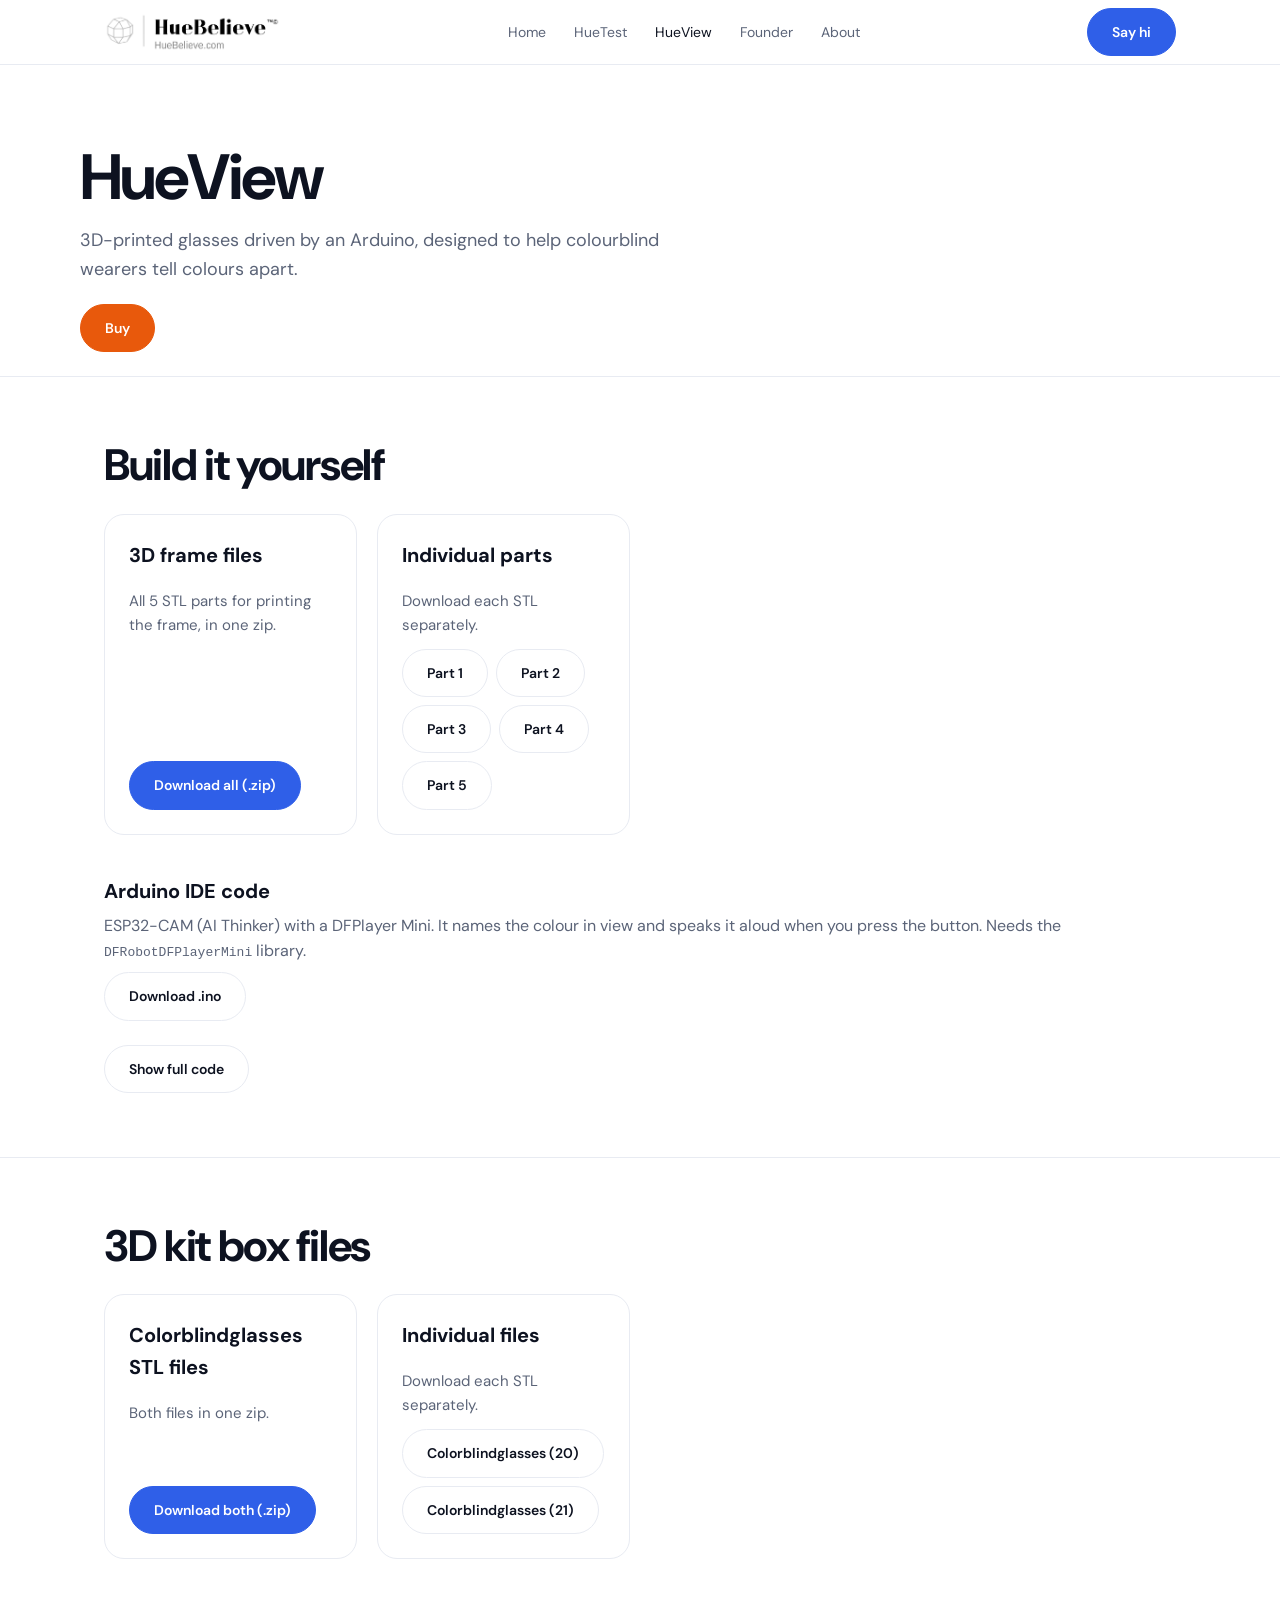
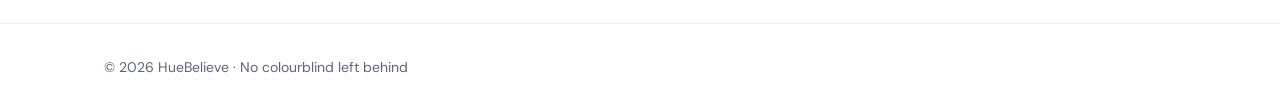
<file: hueview.html>
<!doctype html><html lang="en"><head><meta charset="utf-8"><meta name="viewport" content="width=device-width,initial-scale=1">
<title>HueView</title><link rel="preconnect" href="https://fonts.googleapis.com"><link href="https://fonts.googleapis.com/css2?family=DM+Sans:wght@400;500;700&display=swap" rel="stylesheet"><link rel="stylesheet" href="styles.css"></head><body>
<nav><div class="wrap"><a class="logo" href="./"><img src="images/logo.png" alt="HueBelieve" height="40"></a>
<div class="links"><a href="./" class="">Home</a><a href="huetest" class="">HueTest</a><a href="hueview" class="on">HueView</a><a href="founder" class="">Founder</a><a href="./#about" class="">About</a></div><a class="btn primary" href="#" data-contact>Say hi</a></div></nav>

<header class="wrap pagehead"><h1>HueView</h1><p>3D-printed glasses driven by an Arduino, designed to help colourblind wearers tell colours apart.</p><a class="btn buy" href="buy">Buy</a></header>
<section><div class="wrap"><h2>Build it yourself</h2><div class="grid">
<div class="card"><h3>3D frame files</h3><p>All 5 STL parts for printing the frame, in one zip.</p><a class="btn primary" href="downloads/hueview-frame.zip" download>Download all (.zip)</a></div><div class="card"><h3>Individual parts</h3><p>Download each STL separately.</p><div style="display:flex;flex-wrap:wrap;gap:8px"><a class="btn" href="downloads/3d/hueview-part-1.stl" download>Part 1</a><a class="btn" href="downloads/3d/hueview-part-2.stl" download>Part 2</a><a class="btn" href="downloads/3d/hueview-part-3.stl" download>Part 3</a><a class="btn" href="downloads/3d/hueview-part-4.stl" download>Part 4</a><a class="btn" href="downloads/3d/hueview-part-5.stl" download>Part 5</a></div></div></div>
<h3 style="margin-top:40px">Arduino IDE code</h3><p class="muted">ESP32-CAM (AI Thinker) with a DFPlayer Mini. It names the colour in view and speaks it aloud when you press the button. Needs the <code>DFRobotDFPlayerMini</code> library.</p>
<p style="margin-top:8px"><a class="btn" href="code/hueview.ino" download>Download .ino</a></p>
<details style="margin-top:24px"><summary class="btn">Show full code</summary><pre><code>// =====================================================================
// ESP32-CAM SoftAP color stream + DFPlayer Mini
// - Live MJPEG on :81, dashboard/stats on :80
// - Volume slider on AP dashboard
// - Physical push button on GPIO 13 speaks current color
//
// SD play indexes (ear-tested, updated Sep 25):
// 1 Pink | 2 Device Started | 3 Red | 4 Green | 5 Black | 6 Blue |
// 7 Green | 8 Orange | 9 Yellow | 10 Unknown | 11 White
//
// DFPlayer wiring (AI Thinker ESP32-CAM):
// VCC → 5 V | GND → GND
// RX → GPIO 14 (1 kΩ resistor) | TX → GPIO 15
// SPK1/SPK2 → speaker
//
// Speak button:
// one side → GPIO 13, other side → GND (internal pull-up)
//
// Library: DFRobotDFPlayerMini
// =====================================================================


#include &lt;esp_camera.h&gt;
#include &lt;WiFi.h&gt;
#include &lt;WiFiServer.h&gt;
#include &lt;esp_http_server.h&gt;
#include &lt;esp_wifi.h&gt;
#include &lt;HardwareSerial.h&gt;
#include &lt;DFRobotDFPlayerMini.h&gt;


// =====================================================================
// SoftAP credentials
// =====================================================================
const char* AP_SSID = &quot;ESP32-CAM-AP&quot;;
const char* AP_PASS = &quot;12345678&quot;;


// =====================================================================
// Camera pins — AI Thinker ESP32-CAM
// =====================================================================
#define PWDN_GPIO_NUM 32
#define RESET_GPIO_NUM -1
#define XCLK_GPIO_NUM 0
#define SIOD_GPIO_NUM 26
#define SIOC_GPIO_NUM 27
#define Y9_GPIO_NUM 35
#define Y8_GPIO_NUM 34
#define Y7_GPIO_NUM 39
#define Y6_GPIO_NUM 36
#define Y5_GPIO_NUM 21
#define Y4_GPIO_NUM 19
#define Y3_GPIO_NUM 18
#define Y2_GPIO_NUM 5
#define VSYNC_GPIO_NUM 25
#define HREF_GPIO_NUM 23
#define PCLK_GPIO_NUM 22


// =====================================================================
// DFPlayer Mini — UART2 on free GPIO pins
// =====================================================================
#define DF_TX_PIN 14 // ESP32 TX → DFPlayer RX (via 1 kΩ)
#define DF_RX_PIN 15 // ESP32 RX ← DFPlayer TX
#define DF_VOLUME 20 // default 0–30
#define SPEAK_BTN_PIN 13 // push button to GND (INPUT_PULLUP)
#define VOL_UP_PIN 2 // volume + button to GND (INPUT_PULLUP)
#define VOL_DOWN_PIN 12 // volume - button to GND (INPUT_PULLUP)
#define VOL_STEP 2 // how much each press changes volume


HardwareSerial dfSerial(2);
DFRobotDFPlayerMini dfPlayer;
bool dfReady = false;
volatile int gVolume = DF_VOLUME;


// =====================================================================
// Port 80 → esp_http_server (UI, /stats, /contrast, /volume)
// Port 81 → plain WiFiServer (MJPEG stream, runs in loop())
// =====================================================================
httpd_handle_t uiServer = NULL;
WiFiServer streamServer(81);


// =====================================================================
// Shared globals written by loop(), read by /stats
// =====================================================================
portMUX_TYPE gMux = portMUX_INITIALIZER_UNLOCKED;
volatile uint8_t gR=0, gG=0, gB=0;
volatile uint16_t gH=0;
volatile uint8_t gS=0, gV=0;
volatile uint32_t gFps=0;
volatile int gContrast=0;
char gColorName[16] = &quot;Scanning...&quot;;


// Detected color → DFPlayer track number (ear-tested, updated Sep 25)
// Track 2 = &quot;Device is started&quot; — played only on boot, not here.
int colorTrack(const char* name) {
 if (strcmp(name, &quot;Pink&quot;) == 0) return 1;
 if (strcmp(name, &quot;Red&quot;) == 0) return 3;
 if (strcmp(name, &quot;Green&quot;) == 0) return 4; // track 4 = Green
 if (strcmp(name, &quot;Black&quot;) == 0) return 5;
 if (strcmp(name, &quot;Blue&quot;) == 0) return 6;
 if (strcmp(name, &quot;Orange&quot;) == 0) return 8;
 if (strcmp(name, &quot;Yellow&quot;) == 0) return 9;
 if (strcmp(name, &quot;White&quot;) == 0) return 11;
 // Cyan, Purple, Gray, Lime → Unknown

 return 10;
}


void playDetectedColor() {
if (!dfReady) {
  Serial.println(&quot;[DF] not ready&quot;);
  return;
}
int track = colorTrack(gColorName);
dfPlayer.play(track);
Serial.printf(&quot;[DF] play track %d (color=%s)\n&quot;, track, gColorName);
}


// Debounced speak button (active LOW). Call from loop + stream loop.
// Latches gColorName at the instant the button goes DOWN so that
// continuous frame sampling cannot change the value mid-press.
void checkSpeakButton() {
 static bool lastState = HIGH;
 static unsigned long lastEdgeMs = 0;
 static unsigned long lastSpeakMs = 0;
 static char latchedColor[16] = &quot;&quot;;


 bool state = digitalRead(SPEAK_BTN_PIN);
 unsigned long now = millis();


 // Falling edge — latch color immediately
 if (lastState == HIGH &amp;&amp; state == LOW) {
   lastEdgeMs = now;
    strncpy(latchedColor, gColorName, sizeof(latchedColor) - 1);
 }


 // Confirm after debounce window (40 ms) and honour 3 s cooldown
 if (state == LOW &amp;&amp;
      (now - lastEdgeMs) &gt;= 40 &amp;&amp;
      (now - lastSpeakMs) &gt;= 3000) {
   lastSpeakMs = now;
   if (!dfReady) {
      Serial.println(&quot;[BTN] DF not ready&quot;);
    } else {
      int track = colorTrack(latchedColor);
      dfPlayer.play(track);
      Serial.printf(&quot;[BTN] pressed → color=%s track=%d\n&quot;, latchedColor, track);
    }
 }


 lastState = state;
}
// Volume up/down buttons — debounced, 300 ms repeat rate when held
void checkVolumeButtons() {
 static unsigned long lastUpMs = 0;
 static unsigned long lastDownMs = 0;
 unsigned long now = millis();


 // Volume UP (GPIO 2)
 if (digitalRead(VOL_UP_PIN) == LOW &amp;&amp; (now - lastUpMs) &gt;= 300) {
   lastUpMs = now;
   int v = constrain((int)gVolume + VOL_STEP, 0, 30);
   gVolume = v;
   if (dfReady) dfPlayer.volume(v);
   Serial.printf(&quot;[VOL+] %d/30\n&quot;, v);
 }


 // Volume DOWN (GPIO 12)
 if (digitalRead(VOL_DOWN_PIN) == LOW &amp;&amp; (now - lastDownMs) &gt;= 300) {
   lastDownMs = now;
   int v = constrain((int)gVolume - VOL_STEP, 0, 30);
   gVolume = v;
   if (dfReady) dfPlayer.volume(v);
   Serial.printf(&quot;[VOL-] %d/30\n&quot;, v);
 }
}


// =====================================================================
// YUV422 → RGB
// =====================================================================
 static inline void yuv2rgb(uint8_t y, uint8_t u, uint8_t v, uint8_t &amp;r,
                                                           uint8_t &amp;g, uint8_t &amp;b) {
int C = y-16, D = u-128, E = v-128;
r = (uint8_t)constrain((298*C + 409*E + 128) &gt;&gt; 8, 0, 255); g =
(uint8_t)constrain((298*C - 100*D - 208*E + 128) &gt;&gt; 8, 0, 255); b =
(uint8_t)constrain((298*C + 516*D + 128) &gt;&gt; 8, 0, 255); }



// =====================================================================
// RGB → HSV (H 0-360, S/V 0-100)
// =====================================================================
static void rgb2hsv(uint8_t r, uint8_t g, uint8_t b,
                      uint16_t &amp;h, uint8_t &amp;s, uint8_t &amp;v) {
float rf=r/255.f, gf=g/255.f, bf=b/255.f;
float mx=max(rf,max(gf,bf)), mn=min(rf,min(gf,bf)), d=mx-mn;
v = (uint8_t)(mx*100);
if (mx&lt;0.001f) { s=h=0; return; }
s = (uint8_t)(d/mx*100);
float hf=0;
if (d&gt;0.001f) {
  if (mx==rf) hf = 60.f*fmodf((gf-bf)/d, 6.f);
  else if (mx==gf) hf = 60.f*((bf-rf)/d + 2.f);
  else hf = 60.f*((rf-gf)/d + 4.f);

  if (hf&lt;0) hf+=360.f;
}
h = (uint16_t)hf;
}


// =====================================================================
// HSV-based color name
// =====================================================================
static const char* colorNameFromHSV(uint16_t h, uint8_t s, uint8_t v) {
if (v &lt; 15) return &quot;Black&quot;;
if (s &lt; 20 &amp;&amp; v &gt; 75) return &quot;White&quot;;
if (s &lt; 20) return &quot;Gray&quot;;
if (s &gt; 35 &amp;&amp; v &gt; 25) {
  if ((h &lt;= 10) || (h &gt;= 350)) return &quot;Red&quot;;
  if (h &gt;= 11 &amp;&amp; h &lt;= 25) return &quot;Orange&quot;;
  if (h &gt;= 26 &amp;&amp; h &lt;= 65) return &quot;Yellow&quot;;
  if (h &gt;= 66 &amp;&amp; h &lt;= 155) return &quot;Green&quot;;
  if (h &gt;= 156 &amp;&amp; h &lt;= 195) return &quot;Cyan&quot;;
  if (h &gt;= 196 &amp;&amp; h &lt;= 255) return &quot;Blue&quot;;
  if (h &gt;= 256 &amp;&amp; h &lt;= 290) return &quot;Purple&quot;;
  if (h &gt;= 291 &amp;&amp; h &lt;= 349) return &quot;Pink&quot;;
}
return &quot;Unknown&quot;;
}


static void sampleColors(camera_fb_t *fb) {
uint32_t tr=0,tg=0,tb=0,n=0;
for (int i=0; i+3&lt;(int)fb-&gt;len; i+=16) {
  uint8_t r,g,b;
  yuv2rgb(fb-&gt;buf[i], fb-&gt;buf[i+1], fb-&gt;buf[i+3], r,g,b);
  tr+=r; tg+=g; tb+=b; n++;
}
if (!n) return;
uint8_t ar=tr/n, ag=tg/n, ab=tb/n;
uint16_t h; uint8_t s,v;
rgb2hsv(ar,ag,ab,h,s,v);
const char* name = colorNameFromHSV(h, s, v);
portENTER_CRITICAL(&amp;gMux);
gR=ar; gG=ag; gB=ab; gH=h; gS=s; gV=v;
portEXIT_CRITICAL(&amp;gMux);
strncpy(gColorName, name, sizeof(gColorName)-1);
}


// =====================================================================
// Dashboard HTML (stream on :81, click image to speak)
// =====================================================================
static const char INDEX_HTML[] PROGMEM = R&quot;html(
&lt;!DOCTYPE html&gt;&lt;html&gt;
&lt;head&gt;

&lt;meta charset=&quot;utf-8&quot;&gt;
&lt;meta name=&quot;viewport&quot; content=&quot;width=device-width,initial-scale=1&quot;&gt;
&lt;title&gt;ESP32-CAM&lt;/title&gt;
&lt;style&gt;
*{box-sizing:border-box;margin:0;padding:0}
body{background:#0b0b0b;color:#eee;font-family:system-ui,sans-serif;
display:flex;flex-direction:column;align-items:center;padding:14px;gap:12px}
h1{font-size:1.1rem;letter-spacing:.05em}
#feed{width:100%;max-width:480px;border:2px solid #333;border-radius:8px;
     background:#111;overflow:hidden;min-height:120px}
#feed img{width:100%;display:block;aspect-ratio:4/3;object-fit:contain;
          image-rendering:pixelated}
.panel{width:100%;max-width:480px;padding:13px;
      background:#161616;border:1px solid #252525;border-radius:8px;
      display:flex;flex-direction:column;gap:10px}
.row{display:flex;align-items:center;gap:10px}
.lbl{font-size:.72rem;color:#9ca3af;text-transform:uppercase
   ; letter-spacing:.06em;white-space:nowrap}
input[type=range]{flex:1;accent-color:#3b82f6}
#cval,#volval{font-weight:700;min-width:2rem;text-align:right}
.grid{display:grid;grid-template-columns:repeat(3,1fr);gap:7px}
.chip{background:#111;border:1px solid #252525;border-radius:6px;
padding:9px 4px;text-align:center}
.chip
b{display:block;font-size:1.3rem;font-weight:700;line-height:1.1} .chip
small{color:#6b7280;font-size:.6rem;text-transform:uppercase}
#swatch{height:34px;border-radius:6px;border:1px solid #333;
transition:background .15s}
#meta{font-size:.72rem;color:#555;text-align:center}
#color-badge{margin-top:4px;padding:14px 8px;border-radius:8px;
             text-align:center;border:1px solid #252525;
              background:#111;transition:background .3s}
#color-badge .clabel{font-size:.7rem;color:#9ca3af;text-transform:uppercase;
                       letter-spacing:.08em;margin-bottom:6px}
#color-badge .cname{font-size:2rem;font-weight:800;letter-spacing:.03em;
                                transition:color .3s}
#hint{font-size:.75rem;color:#6b7280;text-align:center;max-width:480px}
&lt;/style&gt;
&lt;/head&gt;
&lt;body&gt;
&lt;h1&gt;ESP32-CAM Live (AP)&lt;/h1&gt;
&lt;div id=&quot;feed&quot;&gt;
&lt;img id=&quot;camimg&quot; alt=&quot;loading stream...&quot;&gt;
&lt;/div&gt;
&lt;p id=&quot;hint&quot;&gt;Press the physical button (GPIO 13) to speak the detected color&lt;/p&gt;
&lt;div class=&quot;panel&quot;&gt;
&lt;div class=&quot;row&quot;&gt;
  &lt;span class=&quot;lbl&quot;&gt;Contrast&lt;/span&gt;
  &lt;input type=&quot;range&quot; id=&quot;cs&quot; min=&quot;0&quot; max=&quot;100&quot; value=&quot;50&quot;
           oninput=&quot;setC(this.value)&quot;&gt;

  &lt;span id=&quot;cval&quot;&gt;50&lt;/span&gt;
&lt;/div&gt;
&lt;div class=&quot;row&quot;&gt;
  &lt;span class=&quot;lbl&quot;&gt;Volume&lt;/span&gt;
  &lt;input type=&quot;range&quot; id=&quot;vs&quot; min=&quot;0&quot; max=&quot;30&quot; value=&quot;20&quot;
           oninput=&quot;setVol(this.value)&quot;&gt;
  &lt;span id=&quot;volval&quot;&gt;20&lt;/span&gt;
&lt;/div&gt;
&lt;span class=&quot;lbl&quot;&gt;RGB&lt;/span&gt;
&lt;div class=&quot;grid&quot;&gt;
  &lt;div class=&quot;chip&quot;&gt;&lt;b id=&quot;rv&quot;&gt;0&lt;/b&gt;&lt;small&gt;R&lt;/small&gt;&lt;/div&gt;
  &lt;div class=&quot;chip&quot;&gt;&lt;b id=&quot;gv&quot;&gt;0&lt;/b&gt;&lt;small&gt;G&lt;/small&gt;&lt;/div&gt;
  &lt;div class=&quot;chip&quot;&gt;&lt;b id=&quot;bv&quot;&gt;0&lt;/b&gt;&lt;small&gt;B&lt;/small&gt;&lt;/div&gt;
&lt;/div&gt;
&lt;div id=&quot;swatch&quot;&gt;&lt;/div&gt;
&lt;span class=&quot;lbl&quot;&gt;HSV&lt;/span&gt;
&lt;div class=&quot;grid&quot;&gt;
  &lt;div class=&quot;chip&quot;&gt;&lt;b id=&quot;hv&quot;&gt;0&lt;/b&gt;&lt;small&gt;H°&lt;/small&gt;&lt;/div&gt;
  &lt;div class=&quot;chip&quot;&gt;&lt;b id=&quot;sv&quot;&gt;0&lt;/b&gt;&lt;small&gt;S %&lt;/small&gt;&lt;/div&gt;
  &lt;div class=&quot;chip&quot;&gt;&lt;b id=&quot;vv&quot;&gt;0&lt;/b&gt;&lt;small&gt;V %&lt;/small&gt;&lt;/div&gt;
&lt;/div&gt;
&lt;div id=&quot;meta&quot;&gt;connecting…&lt;/div&gt;
&lt;/div&gt;


&lt;div id=&quot;color-badge&quot; style=&quot;width:100%;max-width:480px;&quot;&gt;
&lt;div class=&quot;clabel&quot;&gt;Detected Color&lt;/div&gt;
&lt;div class=&quot;cname&quot; id=&quot;cname&quot;&gt;—&lt;/div&gt;
&lt;/div&gt;
&lt;script&gt;
document.getElementById(&#x27;camimg&#x27;).src =
&#x27;http://&#x27; + location.hostname + &#x27;:81/stream&#x27;;


async function setC(v){
document.getElementById(&#x27;cval&#x27;).textContent = v;
try{ await fetch(&#x27;/contrast?v=&#x27;+v); }catch(_){}
}


async function setVol(v){
document.getElementById(&#x27;volval&#x27;).textContent = v;
try{ await fetch(&#x27;/volume?v=&#x27;+v); }catch(_){}
}


async function poll(){
try{
  const d = await (await fetch(&#x27;/stats&#x27;)).json();
  document.getElementById(&#x27;rv&#x27;).textContent = d.r;
  document.getElementById(&#x27;gv&#x27;).textContent = d.g;
  document.getElementById(&#x27;bv&#x27;).textContent = d.b;
  document.getElementById(&#x27;hv&#x27;).textContent = d.h;
  document.getElementById(&#x27;sv&#x27;).textContent = d.s;
  document.getElementById(&#x27;vv&#x27;).textContent = d.v;
  document.getElementById(&#x27;swatch&#x27;).style.background =
     &#x27;rgb(&#x27;+d.r+&#x27;,&#x27;+d.g+&#x27;,&#x27;+d.b+&#x27;)&#x27;;
  document.getElementById(&#x27;meta&#x27;).textContent =
     &#x27;QQVGA 160×120 · ~&#x27;+d.fps+&#x27; FPS · SoftAP&#x27; +
     (d.dfReady ? &#x27; · Speaker OK&#x27; : &#x27; · Speaker OFF&#x27;);
  document.getElementById(&#x27;cs&#x27;).value = d.cui;
  document.getElementById(&#x27;cval&#x27;).textContent = d.cui;
  if (typeof d.vol === &#x27;number&#x27;) {
     document.getElementById(&#x27;vs&#x27;).value = d.vol;
     document.getElementById(&#x27;volval&#x27;).textContent = d.vol;
  }
  const colorMap = {
     Red:&#x27;#ef4444&#x27;,Orange:&#x27;#f97316&#x27;,Yellow:&#x27;#eab308&#x27;,Green:&#x27;#22c55e&#x27;,
  Cyan:&#x27;#06b6d4&#x27;,Blue:&#x27;#3b82f6&#x27;,Purple:&#x27;#a855f7&#x27;,Pink:&#x27;#ec4899&#x27;,
  White:&#x27;#f1f5f9&#x27;,Gray:&#x27;#6b7280&#x27;,Black:&#x27;#374151&#x27;,Unknown:&#x27;#444&#x27; };
  const cn = d.color || &#x27;—&#x27;;
  const cc = colorMap[cn] || &#x27;#888&#x27;;
  document.getElementById(&#x27;cname&#x27;).textContent = cn;
  document.getElementById(&#x27;cname&#x27;).style.color = cc;
  document.getElementById(&#x27;color-badge&#x27;).style.borderColor = cc+&#x27;66&#x27;;
} catch(e){
  document.getElementById(&#x27;meta&#x27;).textContent = &#x27;retrying stats…&#x27;;
}
}
setInterval(poll, 250);
poll();
&lt;/script&gt;
&lt;/body&gt;&lt;/html&gt;
)html&quot;;


// =====================================================================
// Port-80 handlers
// =====================================================================
static esp_err_t h_root(httpd_req_t *req){
httpd_resp_set_type(req,&quot;text/html&quot;);
return httpd_resp_send(req, INDEX_HTML, HTTPD_RESP_USE_STRLEN);
}


static esp_err_t h_stats(httpd_req_t *req){
uint8_t r,g,b,s,v; uint16_t h; uint32_t fps;
portENTER_CRITICAL(&amp;gMux);
r=gR;g=gG;b=gB;h=gH;s=gS;v=gV;fps=gFps;
portEXIT_CRITICAL(&amp;gMux);
int cui = constrain((gContrast+2)*25, 0, 100);
char buf[240];
snprintf(buf,sizeof(buf),
  &quot;{\&quot;r\&quot;:%u,\&quot;g\&quot;:%u,\&quot;b\&quot;:%u,\&quot;h\&quot;:%u,\&quot;s\&quot;:%u,\&quot;v\&quot;:%u,&quot;

&quot;\&quot;fps\&quot;:%u,\&quot;cui\&quot;:%d,\&quot;vol\&quot;:%d,\&quot;color\&quot;:\&quot;%s\&quot;,\&quot;dfReady\&quot;:%s}&quot;,
r,g,b,h,s,v,fps,cui,gVolume,gColorName, dfReady ? &quot;true&quot; : &quot;false&quot;);
httpd_resp_set_type(req,&quot;application/json&quot;);
httpd_resp_set_hdr(req,&quot;Cache-Control&quot;,&quot;no-store&quot;);
httpd_resp_set_hdr(req,&quot;Access-Control-Allow-Origin&quot;,&quot;*&quot;);
return httpd_resp_send(req,buf,HTTPD_RESP_USE_STRLEN); }


static esp_err_t h_contrast(httpd_req_t *req){
char qs[24]={0}, val[8]={0};
httpd_req_get_url_query_str(req,qs,sizeof(qs));
httpd_query_key_value(qs,&quot;v&quot;,val,sizeof(val));
int ui = constrain(atoi(val),0,100);
int c = constrain((ui/25)-2,-2,2);
gContrast = c;
sensor_t *s = esp_camera_sensor_get();
if (s) s-&gt;set_contrast(s,c);
Serial.printf(&quot;[contrast] slider=%d sensor=%d\n&quot;,ui,c);
return httpd_resp_sendstr(req,&quot;ok&quot;);
}


static esp_err_t h_volume(httpd_req_t *req){
char qs[24]={0}, val[8]={0};
httpd_req_get_url_query_str(req,qs,sizeof(qs));
httpd_query_key_value(qs,&quot;v&quot;,val,sizeof(val));
int vol = constrain(atoi(val), 0, 30);
gVolume = vol;
if (dfReady) dfPlayer.volume(vol);
Serial.printf(&quot;[volume] %d/30\n&quot;, vol);
return httpd_resp_sendstr(req,&quot;ok&quot;);
}


static void startUIServer(){
httpd_config_t cfg = HTTPD_DEFAULT_CONFIG();
cfg.server_port = 80;
cfg.max_open_sockets = 5;
if (httpd_start(&amp;uiServer, &amp;cfg) != ESP_OK){
  Serial.println(&quot;UI server FAILED&quot;); return;
}
httpd_uri_t u0 = {&quot;/&quot;, HTTP_GET, h_root, NULL}; httpd_uri_t
u1 = {&quot;/stats&quot;, HTTP_GET, h_stats, NULL}; httpd_uri_t u2 =
{&quot;/contrast&quot;, HTTP_GET, h_contrast, NULL}; httpd_uri_t u3 =
{&quot;/volume&quot;,             HTTP_GET,            h_volume,             NULL};
httpd_register_uri_handler(uiServer,&amp;u0);
httpd_register_uri_handler(uiServer,&amp;u1);
httpd_register_uri_handler(uiServer,&amp;u2);
httpd_register_uri_handler(uiServer,&amp;u3);
Serial.println(&quot;UI server ready → http://192.168.4.1&quot;);
}



// =====================================================================
// Serve one MJPEG client on the raw WiFiServer (port 81)
// =====================================================================
static void serveStream(WiFiClient client){
Serial.println(&quot;[stream] client connected&quot;);


client.print(
  &quot;HTTP/1.1 200 OK\r\n&quot;
  &quot;Content-Type: multipart/x-mixed-replace;boundary=fb\r\n&quot;
  &quot;Cache-Control: no-cache\r\n&quot;
  &quot;Pragma: no-cache\r\n\r\n&quot;);


uint32_t frames=0, t0=millis();


while (client.connected()){
  checkSpeakButton();
  checkVolumeButtons();


  camera_fb_t *fb = esp_camera_fb_get();
  if (!fb){ delay(5); continue; }



  sampleColors(fb);


  uint8_t *jpg=NULL; size_t jlen=0;
  bool ok = frame2jpg(fb, 50, &amp;jpg, &amp;jlen);
  esp_camera_fb_return(fb);
  if (!ok || !jpg){ continue; }


  char hdr[72];
  int hl = snprintf(hdr,sizeof(hdr),
     &quot;\r\n--fb\r\nContent-Type: image/jpeg\r\nContent-Length: %u\r\n\r\n&quot;,
     (unsigned)jlen);
  client.write((uint8_t*)hdr, hl);
  client.write(jpg, jlen);
  free(jpg);


  frames++;
  uint32_t dt = millis()-t0;
  if (dt &gt;= 1000){
    portENTER_CRITICAL(&amp;gMux);
     gFps = frames;
    portEXIT_CRITICAL(&amp;gMux);
     frames=0; t0=millis();
  }
}
Serial.println(&quot;[stream] client disconnected&quot;);
portENTER_CRITICAL(&amp;gMux);
gFps=0;
portEXIT_CRITICAL(&amp;gMux);
}


// =====================================================================
void setup(){
Serial.begin(115200);
delay(400);
Serial.println(&quot;\n=== ESP32-CAM SoftAP + DFPlayer ===&quot;);


pinMode(SPEAK_BTN_PIN, INPUT_PULLUP);
pinMode(VOL_UP_PIN, INPUT_PULLUP);
pinMode(VOL_DOWN_PIN, INPUT_PULLUP);


// DFPlayer first (needs settle time)
dfSerial.begin(9600, SERIAL_8N1, DF_RX_PIN, DF_TX_PIN);
delay(1000);
if (dfPlayer.begin(dfSerial, false, true)) {
  dfPlayer.volume(gVolume);
  dfReady = true;
  Serial.printf(&quot;[DF] ready — volume %d/30\n&quot;, gVolume);
} else {
  Serial.println(&quot;[DF] not found — check wiring/SD card&quot;);
}


pinMode(PWDN_GPIO_NUM, OUTPUT);
digitalWrite(PWDN_GPIO_NUM,HIGH); delay(80);
digitalWrite(PWDN_GPIO_NUM,LOW); delay(80);


camera_config_t cfg;
cfg.ledc_channel=LEDC_CHANNEL_0; cfg.ledc_timer=LEDC_TIMER_0;
cfg.pin_d0=Y2_GPIO_NUM; cfg.pin_d1=Y3_GPIO_NUM;
cfg.pin_d2=Y4_GPIO_NUM; cfg.pin_d3=Y5_GPIO_NUM;
cfg.pin_d4=Y6_GPIO_NUM; cfg.pin_d5=Y7_GPIO_NUM;
cfg.pin_d6=Y8_GPIO_NUM; cfg.pin_d7=Y9_GPIO_NUM;
cfg.pin_xclk=XCLK_GPIO_NUM; cfg.pin_pclk=PCLK_GPIO_NUM;
cfg.pin_vsync=VSYNC_GPIO_NUM; cfg.pin_href=HREF_GPIO_NUM;
cfg.pin_sscb_sda=SIOD_GPIO_NUM; cfg.pin_sscb_scl=SIOC_GPIO_NUM;
cfg.pin_pwdn=PWDN_GPIO_NUM; cfg.pin_reset=RESET_GPIO_NUM;
cfg.xclk_freq_hz = 20000000;
cfg.pixel_format = PIXFORMAT_YUV422;
cfg.frame_size = FRAMESIZE_QQVGA;
cfg.grab_mode = CAMERA_GRAB_LATEST;
cfg.jpeg_quality = 50;
cfg.fb_count = psramFound() ? 2 : 1;
cfg.fb_location = psramFound() ? CAMERA_FB_IN_PSRAM : CAMERA_FB_IN_DRAM;


if (esp_camera_init(&amp;cfg) != ESP_OK){
  Serial.println(&quot;Camera FAILED&quot;); return;

}
sensor_t *s = esp_camera_sensor_get();
if (s){
  s-&gt;set_contrast(s,0);
  s-&gt;set_brightness(s,0);
  s-&gt;set_saturation(s,0);
  s-&gt;set_framesize(s,FRAMESIZE_QQVGA);
}
Serial.println(&quot;Camera OK — QQVGA 160×120&quot;);


WiFi.mode(WIFI_AP);
WiFi.softAP(AP_SSID, AP_PASS);
esp_wifi_set_ps(WIFI_PS_NONE);
Serial.printf(&quot;AP: %s / %s\n&quot;, AP_SSID, AP_PASS);
Serial.printf(&quot;Dashboard → http://%s\n&quot;, WiFi.softAPIP().toString().c_str());
Serial.printf(&quot;Stream → http://%s:81/stream\n&quot;, WiFi.softAPIP().toString().c_str());



camera_fb_t *fb = esp_camera_fb_get();
if (fb){ sampleColors(fb); esp_camera_fb_return(fb); }


startUIServer();
streamServer.begin();
Serial.println(&quot;Stream server (WiFiServer) ready on :81&quot;);
Serial.println(&quot;Speak button: GPIO 13 → GND (press to speak color)&quot;);


// Play startup sound LAST — after camera, WiFi, and servers are all
// ready so nothing disturbs the DFPlayer UART during playback.
if (dfReady) {
  delay(500); // let everything settle
  dfPlayer.play(2);
  Serial.println(&quot;[DF] startup sound → track 2 (Device is started)&quot;);
}
}


void loop(){
checkSpeakButton();
checkVolumeButtons();


WiFiClient client = streamServer.accept();
if (client){
  uint32_t deadline = millis() + 200;
  while (client.available() &amp;&amp; millis() &lt; deadline) client.read();
  serveStream(client);
  client.stop();
} else {
  camera_fb_t *fb = esp_camera_fb_get();
  if (fb){ sampleColors(fb); esp_camera_fb_return(fb); }
  delay(20);
}
}
</code></pre></details></div></section>
<section><div class="wrap"><h2>3D kit box files</h2><div class="grid">
<div class="card"><h3>Colorblindglasses STL files</h3><p>Both files in one zip.</p><a class="btn primary" href="downloads/colorblindglasses.zip" download>Download both (.zip)</a></div>
<div class="card"><h3>Individual files</h3><p>Download each STL separately.</p><div style="display:flex;flex-wrap:wrap;gap:8px"><a class="btn" href="downloads/glasses/colorblindglasses-20.stl" download>Colorblindglasses (20)</a><a class="btn" href="downloads/glasses/colorblindglasses-21.stl" download>Colorblindglasses (21)</a></div></div></div></div></section>
<footer><div class="wrap">© 2026 HueBelieve · No colourblind left behind</div></footer><script src="downloads.js"></script><script src="contact.js"></script></body></html>
</file>
<file: styles.css>
:root{--bg:#fff;--ink:#0d1220;--muted:#5b6478;--line:#e8ebf2;--blue:#2f5fe8;--soft:#f3f6fd;
--c1:#E69F00;--c2:#56B4E9;--c3:#009E73;--c4:#D55E00;--c5:#CC79A7;--c6:#0072B2}
*{box-sizing:border-box;margin:0}
html{scroll-behavior:smooth}
body{font-family:"DM Sans",system-ui,sans-serif;color:var(--ink);background:var(--bg);line-height:1.6}
a{color:inherit;text-decoration:none}
.wrap{max-width:1120px;margin:0 auto;padding:0 24px}
nav{position:sticky;top:0;z-index:10;background:rgba(255,255,255,.9);backdrop-filter:blur(8px);border-bottom:1px solid var(--line)}
nav .wrap{display:flex;align-items:center;justify-content:space-between;height:64px}
.logo{display:flex;align-items:center;gap:10px;font-weight:700}
.links{display:flex;gap:28px;font-size:14px;color:var(--muted)}
.links a:hover,.links a.on{color:var(--ink)}
.btn{display:inline-block;padding:12px 24px;border-radius:999px;font-weight:600;font-size:14px;border:1px solid var(--line);background:#fff}
.btn.primary{background:var(--blue);color:#fff;border-color:var(--blue)}
.btn:hover{transform:translateY(-1px)}
.hero{text-align:center;padding:72px 0 40px}
.badge{display:inline-flex;align-items:center;gap:8px;background:var(--soft);color:var(--blue);font-size:12px;font-weight:600;padding:6px 14px;border-radius:999px}
.badge i{width:6px;height:6px;border-radius:50%;background:var(--blue)}
h1{font-size:clamp(40px,7vw,84px);letter-spacing:-.04em;line-height:1.02;margin:24px auto;max-width:900px}
h2{font-size:clamp(28px,4vw,44px);letter-spacing:-.03em;line-height:1.1;margin-bottom:16px}
h3{font-size:20px;margin-bottom:6px}
.lead{color:var(--muted);max-width:560px;margin:0 auto 28px;font-size:18px}
.cta{display:flex;gap:12px;justify-content:center;flex-wrap:wrap}
.tiles{display:grid;grid-template-columns:1fr 1fr;gap:20px;padding:32px 0 72px}
.tile{position:relative;border-radius:28px;overflow:hidden;aspect-ratio:4/5;display:block}
.tile .photo{position:absolute;inset:0}
.tile .cap{position:absolute;left:20px;right:20px;bottom:20px;background:#fff;border-radius:20px;padding:16px 20px;display:flex;justify-content:space-between;align-items:center;gap:12px}
.tile .cap p{font-size:14px;color:var(--muted)}
.tile .arrow{flex:none;width:40px;height:40px;border-radius:50%;background:var(--blue);color:#fff;display:grid;place-items:center}
.tile:hover .arrow{transform:translateX(4px)}
.photo{background:linear-gradient(135deg,#dfe8ff,#f3e6f7 50%,#ffeccc);display:grid;place-items:center;color:var(--muted);font-size:14px}
.photo img{width:100%;height:100%;object-fit:cover;display:block}
.photo:has(img)::after{content:none}
.photo::before{content:attr(data-label);position:absolute;opacity:.7;z-index:0}
.photo img{position:relative;z-index:1}
section{padding:64px 0;border-top:1px solid var(--line)}
.about{display:grid;grid-template-columns:360px 1fr;gap:48px;align-items:center}
.about .photo{position:relative;aspect-ratio:3/4;border-radius:28px;overflow:hidden}
.chips{display:flex;flex-wrap:wrap;gap:10px;margin:20px 0}
.chip{padding:8px 16px;border-radius:999px;font-size:14px;font-weight:600;background:var(--soft)}
.chip:nth-child(1){background:#fdf0cf}.chip:nth-child(2){background:#d9eefb}.chip:nth-child(3){background:#cdeee3}
.chip:nth-child(4){background:#f8dccb}.chip:nth-child(5){background:#f4dfea}
.muted{color:var(--muted)}
.grid{display:grid;grid-template-columns:repeat(auto-fill,minmax(240px,1fr));gap:20px;margin-top:24px}
.gallery .photo{position:relative;aspect-ratio:1;border-radius:20px;overflow:hidden}
.card{border:1px solid var(--line);border-radius:20px;padding:24px;display:flex;flex-direction:column;gap:12px;align-items:flex-start}
.card p{color:var(--muted);font-size:15px}
pre{background:#0d1220;color:#dbe4ff;border-radius:16px;padding:20px;overflow:auto;font-size:13px;line-height:1.5;margin-top:16px}
.pagehead{padding:64px 0 24px}
.pagehead h1{text-align:left;margin:16px 0;font-size:clamp(36px,6vw,64px)}
.pagehead p{color:var(--muted);max-width:620px;font-size:18px}
table{width:100%;border-collapse:collapse;margin-top:16px;font-size:15px}
th,td{text-align:left;padding:12px 14px;border-bottom:1px solid var(--line)}
th{background:var(--soft);font-size:13px;text-transform:uppercase;letter-spacing:.04em}
.spectrum{display:flex;height:6px;border-radius:99px;overflow:hidden;margin-top:20px;max-width:240px}
.spectrum i{flex:1}
footer{border-top:1px solid var(--line);padding:32px 0;color:var(--muted);font-size:14px}
@media(max-width:760px){.links{display:none}.tiles,.about{grid-template-columns:1fr}}
.logo img{display:block;width:auto}
.kids{display:grid;grid-template-columns:1fr 1fr;gap:20px;margin-top:24px}
.kids figure .photo{position:relative;aspect-ratio:4/5;border-radius:28px;overflow:hidden}
.kids figcaption{margin-top:10px;font-weight:600;text-align:center}
.tile .cap h3{margin-bottom:2px}
@media(max-width:760px){.kids{grid-template-columns:1fr}}
.tile{aspect-ratio:auto;border:1px solid var(--line);background:linear-gradient(135deg,#eef3ff,#fff7e8);padding:56px 28px 28px;display:flex;align-items:flex-end;min-height:260px}
.tile .cap{position:static;width:100%;box-shadow:0 1px 0 var(--line)}
.tile{background:#fff;min-height:0;padding:0;border-radius:28px}
.tile .cap{padding:28px;box-shadow:none}

.kids.parts{grid-template-columns:repeat(3,1fr)}
@media(max-width:760px){.kids.parts{grid-template-columns:1fr}}
.kids.parts figcaption{font-size:14px}
.card>.btn{margin-top:auto}
.chip:nth-child(6){background:#e3e0f7}
.photo .tag{position:absolute;left:14px;bottom:14px;z-index:2;padding:8px 16px;border-radius:999px;background:rgba(255,255,255,.92);color:#0d1220;font-size:14px;font-weight:700}
a.chip{display:inline-flex;align-items:center;gap:6px;color:inherit;transition:transform .15s}
a.chip:hover{transform:translateY(-2px)}
a.chip .arr{font-size:15px;transition:transform .15s}
a.chip:hover .arr{transform:translateX(3px)}
.kids.parts figure{scroll-margin-top:110px}
.kids.parts figure:target .photo{outline:3px solid var(--blue);outline-offset:4px}
dialog.contact{border:none;border-radius:24px;padding:32px;width:min(480px,calc(100vw - 32px));box-shadow:0 20px 60px rgba(0,0,0,.25);font-family:inherit}
dialog.contact::backdrop{background:rgba(13,18,32,.5)}
dialog.contact h3{margin:0 0 8px;font-size:24px}
dialog.contact form#cf{display:flex;flex-direction:column;gap:14px;margin-top:20px}
dialog.contact label{display:flex;flex-direction:column;gap:6px;font-size:14px;font-weight:600}
dialog.contact input,dialog.contact textarea{font:inherit;font-weight:400;padding:12px 14px;border:1px solid var(--line);border-radius:12px}
dialog.contact button.btn{align-self:flex-start;cursor:pointer}
dialog.contact #cf-status{font-size:14px;min-height:20px;color:var(--muted)}
.cf-close{position:absolute;top:14px;right:18px}
.cf-close button{background:none;border:none;font-size:28px;line-height:1;cursor:pointer;color:var(--muted)}
dialog.contact{margin:auto}
.tile{flex-direction:column;align-items:stretch}
.tile-photo{aspect-ratio:4/3;overflow:hidden}
.tile-photo img{width:100%;height:100%;object-fit:cover;display:block}

:root{--buy:#e8590c}
.btn.buy{background:var(--buy);color:#fff;border-color:var(--buy)}
.tile{position:relative}
.tile-link{position:absolute;inset:0;z-index:1}
.tile .buy{position:relative;z-index:2;padding:8px 18px}
.tile .cap .acts{display:flex;align-items:center;gap:10px;flex:none}
.pagehead .buy{margin-top:20px}
.options{display:grid;gap:14px;margin:24px 0}
.opt{display:flex;justify-content:space-between;align-items:center;gap:16px;width:100%;text-align:left;font:inherit;cursor:pointer;background:#fff;border:1px solid var(--line);border-radius:20px;padding:22px 26px;transition:transform .15s,border-color .15s}
.opt:hover{transform:translateY(-2px);border-color:var(--buy)}
.opt b{font-size:18px}.opt span{color:var(--buy);font-weight:700;font-size:18px;white-space:nowrap}
.notes{color:var(--muted);padding-left:20px;display:grid;gap:8px}
.notes a{color:var(--buy);font-weight:600;text-decoration:underline}
.tile .cap .buy{margin-top:14px}
.tile .cap .arrow{align-self:center}

.action-row{display:flex;flex-wrap:wrap;gap:24px;align-items:flex-start;margin-top:24px}
.action-row figure{margin:0}
.action-row img,.action-row video{height:420px;width:auto;max-width:100%;border-radius:20px;display:block;object-fit:cover;background:#000}
.action-row figcaption{margin-top:10px;max-width:560px}
@media(max-width:700px){.action-row img,.action-row video{height:auto;width:100%}.action-row figure{width:100%}}
</file>
